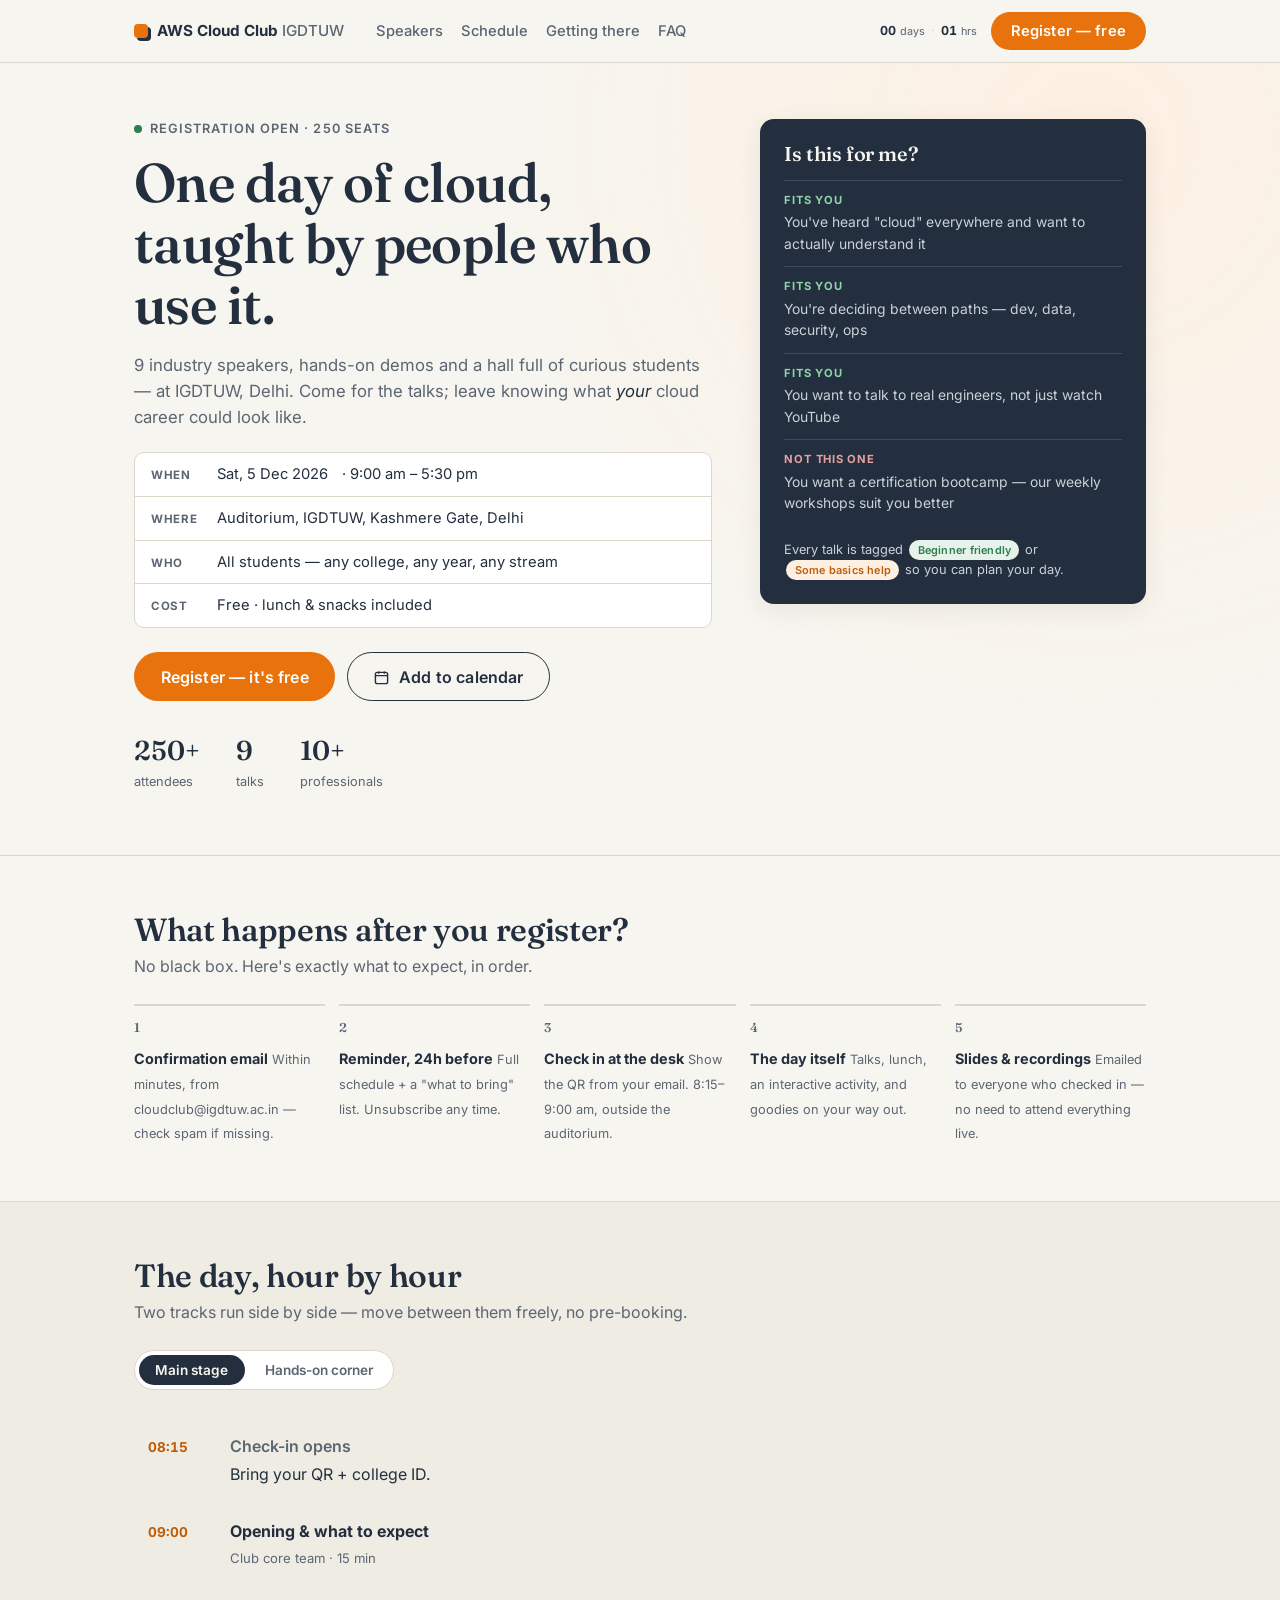
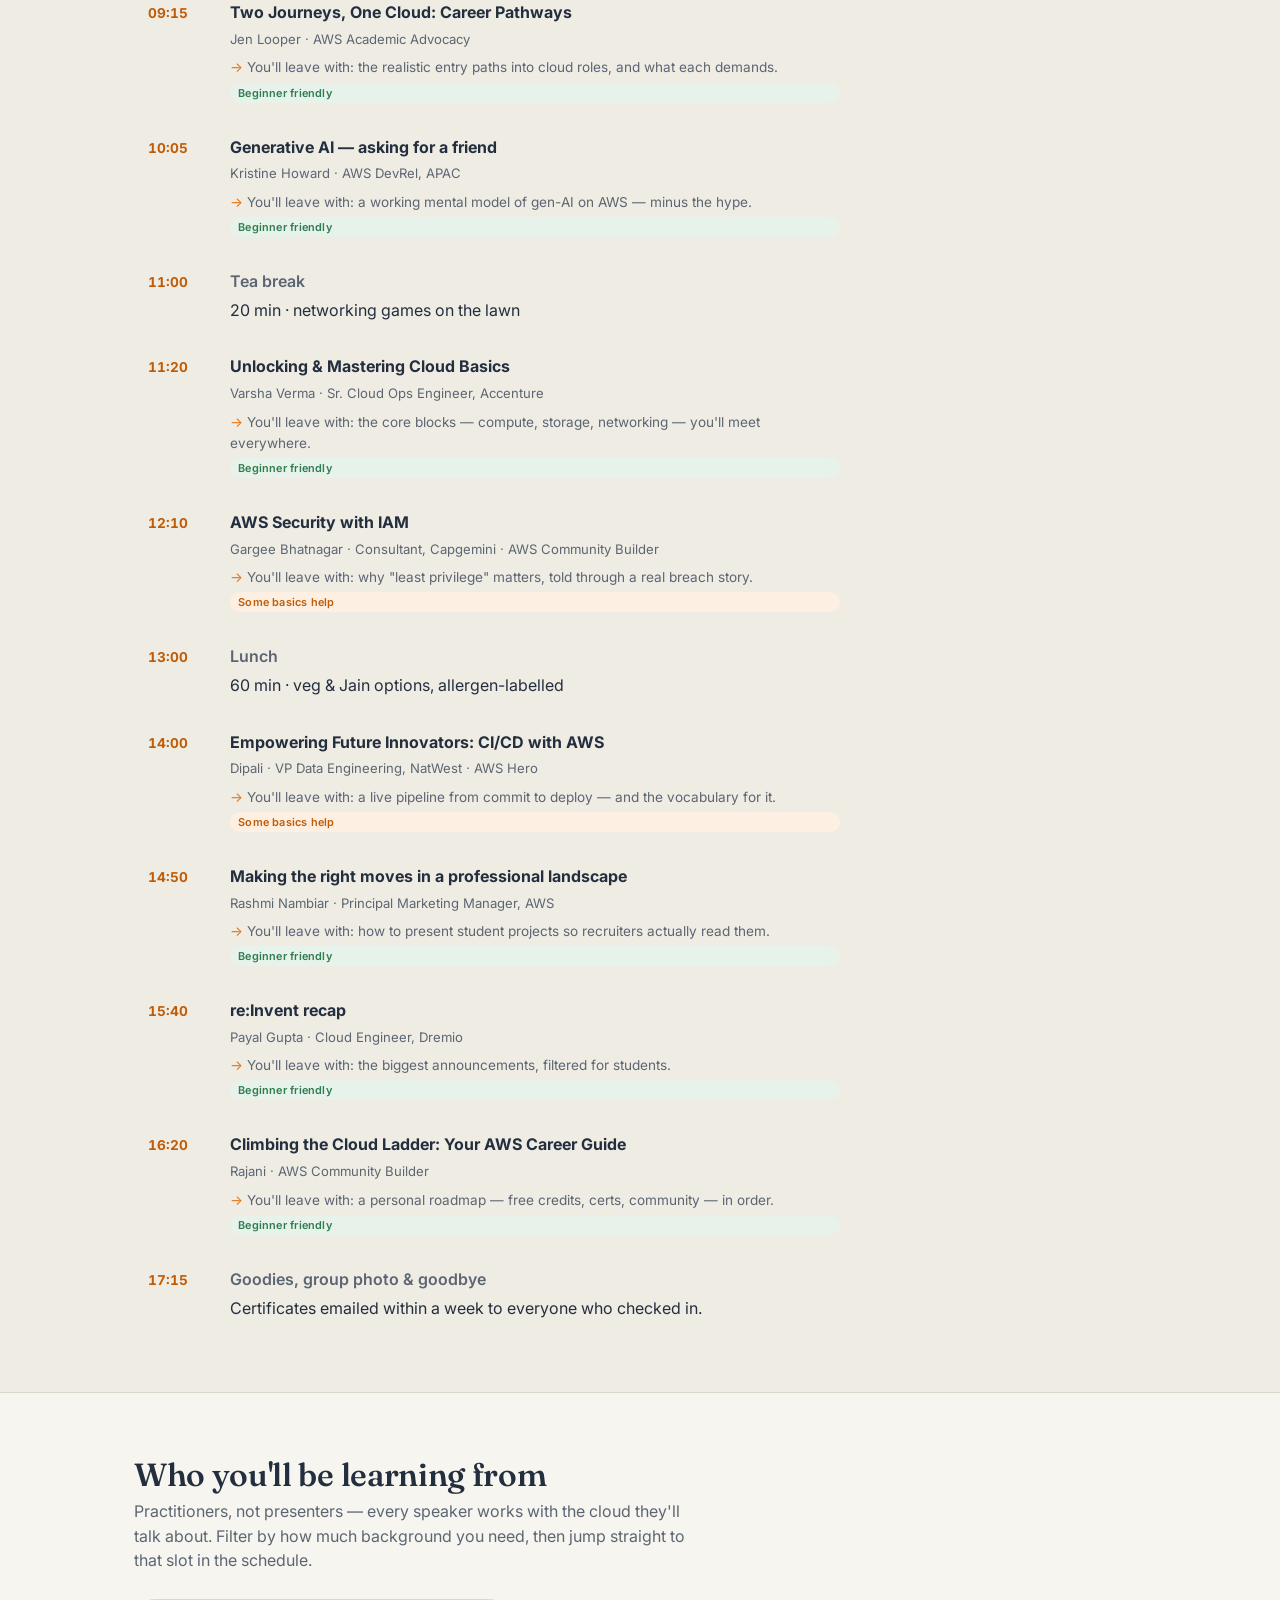
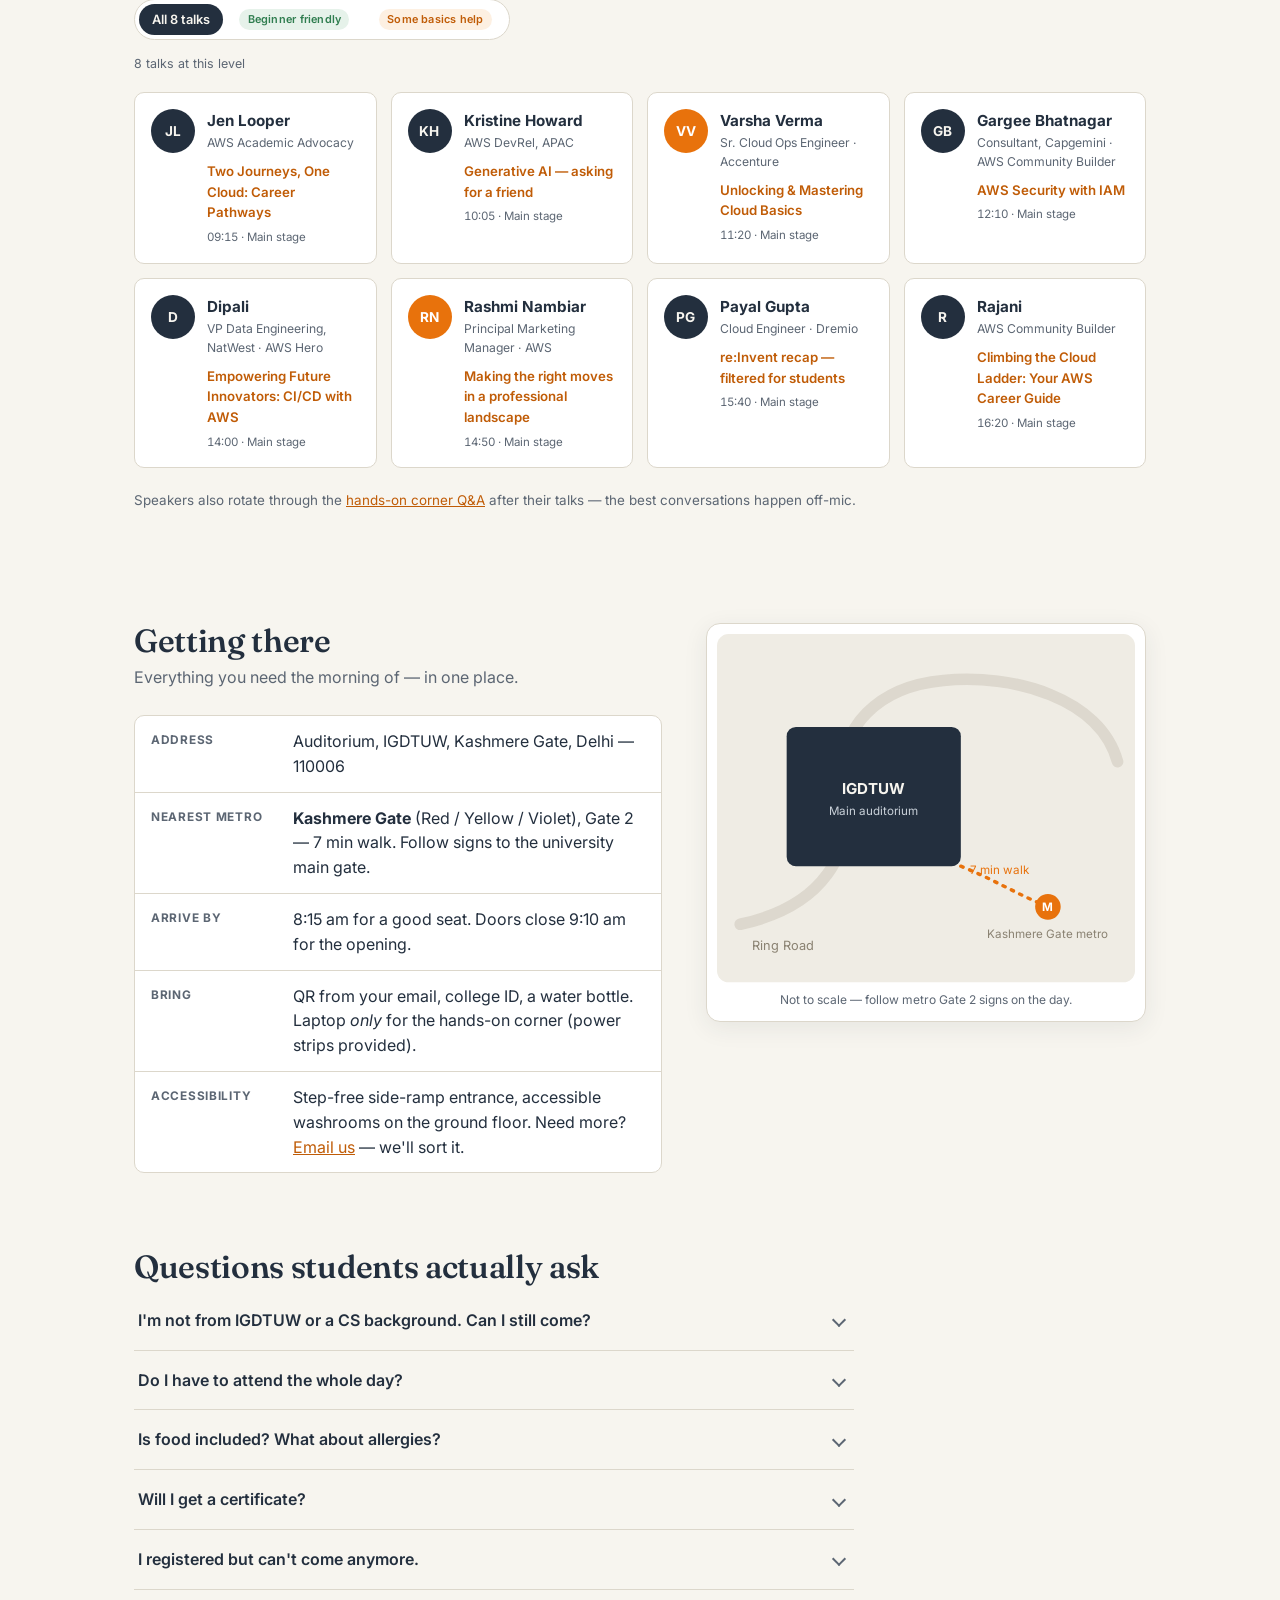
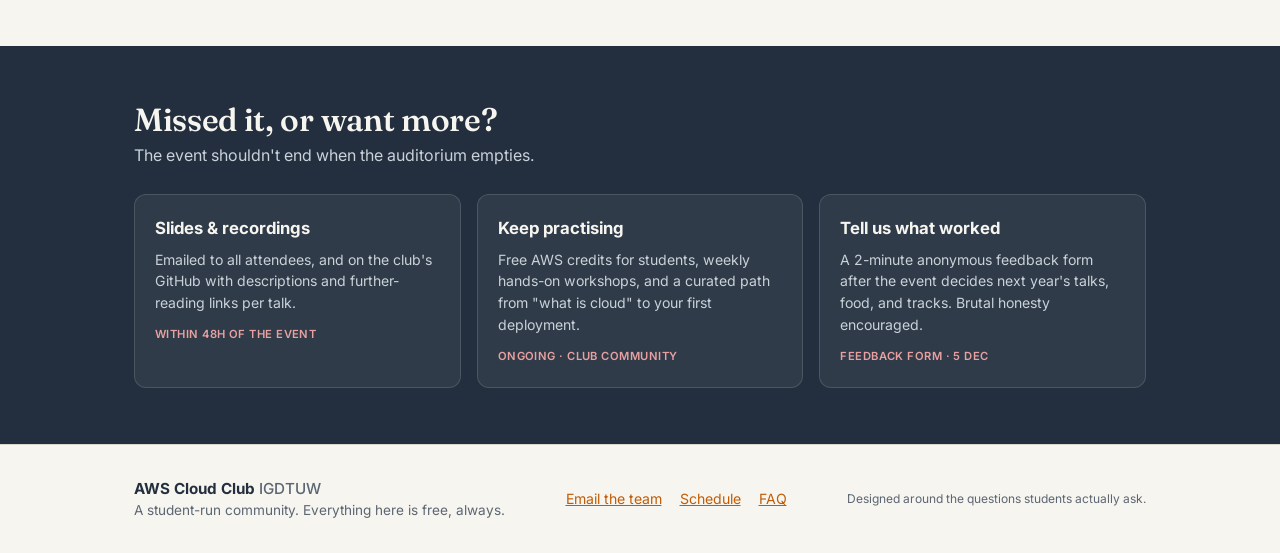
<file: index.html>
<!DOCTYPE html>
<html lang="en">
<head>
<meta charset="UTF-8">
<meta name="viewport" content="width=device-width, initial-scale=1.0">

<title>AWS Community Day — IGDTUW · Sat, 5 Dec 2026</title>

<meta name="description" content="A full day of cloud talks, hands-on learning and community — designed for students. Free, beginner-friendly, at IGDTUW Delhi.">

<link rel="preconnect" href="https://fonts.googleapis.com">
<link href="https://fonts.googleapis.com/css2?family=Fraunces:opsz,wght@9..144,560&family=Inter:wght@400;500;600;700&display=swap" rel="stylesheet">

<link rel="stylesheet" href="styles.css">
</head>

<body>

<a class="skip-link" href="#main">Skip to content</a>

<header class="nav" id="nav">

  <div class="nav-inner">

    <a class="brand" href="#top">
      <span class="brand-mark" aria-hidden="true"></span>
      <span class="brand-text">AWS Cloud Club <em>IGDTUW</em></span>
    </a>

    <nav class="nav-links" aria-label="Primary">
      <a href="#speakers">Speakers</a>
      <a href="#schedule">Schedule</a>
      <a href="#getting-there">Getting there</a>
      <a href="#faq">FAQ</a>
    </nav>

    <div class="nav-right">

      <div class="countdown" id="countdown" aria-live="polite">
        <span class="cd-num" id="cd-d">21</span>
        <span class="cd-lbl">days</span>

        <span class="cd-sep">·</span>

        <span class="cd-num" id="cd-h">09</span>
        <span class="cd-lbl">hrs</span>
      </div>

      <button class="btn btn-primary" data-open-register>
        Register — free
      </button>

    </div>

    <button
      class="nav-toggle"
      id="navToggle"
      aria-expanded="false"
      aria-controls="mobileNav"
      aria-label="Menu">
      <span></span>
      <span></span>
    </button>

  </div>

  <div class="mobile-nav" id="mobileNav" hidden>
    <a href="#speakers">Speakers</a>
    <a href="#schedule">Schedule</a>
    <a href="#getting-there">Getting there</a>
    <a href="#faq">FAQ</a>

    <button class="btn btn-primary btn-block" data-open-register>
      Register — free
    </button>
  </div>

</header>


<main id="main">

<!-- HERO SECTION -->

<section class="hero" id="top">

  <div class="wrap hero-grid">

    <div class="hero-copy">

      <p class="eyebrow">
        <span class="pulse-dot" aria-hidden="true"></span>
        Registration open · 250 seats
      </p>

      <h1>One day of cloud, taught by people who use it.</h1>

      <p class="hero-sub">
        9 industry speakers, hands-on demos and a hall full of curious students
        — at IGDTUW, Delhi. Come for the talks; leave knowing what
        <em>your</em> cloud career could look like.
      </p>

      <ul class="hero-facts" role="list">

        <li>
          <span class="fact-k">When</span>
          <time datetime="2026-12-05">Sat, 5 Dec 2026</time>
          · 9:00 am – 5:30 pm
        </li>

        <li>
          <span class="fact-k">Where</span>
          Auditorium, IGDTUW, Kashmere Gate, Delhi
        </li>

        <li>
          <span class="fact-k">Who</span>
          All students — any college, any year, any stream
        </li>

        <li>
          <span class="fact-k">Cost</span>
          Free · lunch &amp; snacks included
        </li>

      </ul>

      <div class="hero-cta">

        <button class="btn btn-primary btn-lg" data-open-register>
          Register — it's free
        </button>

        <button class="btn btn-ghost btn-lg" id="calBtn">

          <svg width="15" height="15" viewBox="0 0 16 16"
               fill="none" aria-hidden="true">

            <rect x="1.5" y="2.5" width="13" height="12"
                  rx="2"
                  stroke="currentColor"
                  stroke-width="1.5"/>

            <path d="M1.5 6h13M5 1.5v2.5M11 1.5v2.5"
                  stroke="currentColor"
                  stroke-width="1.5"/>

          </svg>

          Add to calendar

        </button>

      </div>

      <p class="hero-note" id="calNote" hidden>
        Added — check your downloads for the .ics file
      </p>

      <dl class="hero-stats">

        <div>
          <dt>250+</dt>
          <dd>attendees</dd>
        </div>

        <div>
          <dt>9</dt>
          <dd>talks</dd>
        </div>

        <div>
          <dt>10+</dt>
          <dd>professionals</dd>
        </div>

      </dl>

    </div>


    <aside class="hero-card" aria-label="Who should attend">

      <h2>Is this for me?</h2>

      <ul class="fit-list" role="list">

        <li class="fit yes">
          <b>Fits you</b>
          <span>
            You've heard "cloud" everywhere and want to actually understand it
          </span>
        </li>

        <li class="fit yes">
          <b>Fits you</b>
          <span>
            You're deciding between paths — dev, data, security, ops
          </span>
        </li>

        <li class="fit yes">
          <b>Fits you</b>
          <span>
            You want to talk to real engineers, not just watch YouTube
          </span>
        </li>

        <li class="fit no">
          <b>Not this one</b>
          <span>
            You want a certification bootcamp — our weekly workshops suit you better
          </span>
        </li>

      </ul>

      <p class="fit-foot">
        Every talk is tagged
        <span class="chip chip-beg">Beginner friendly</span>
        or
        <span class="chip chip-mid">Some basics help</span>
        so you can plan your day.
      </p>

    </aside>

  </div>

</section>


<!-- NEXT STEPS -->

<section class="next-steps wrap" aria-labelledby="next-h">

  <h2 id="next-h">What happens after you register?</h2>

  <p class="section-sub">
    No black box. Here's exactly what to expect, in order.
  </p>

  <ol class="steps" role="list">

    <li class="step">
      <span class="step-n">1</span>
      <div>
        <b>Confirmation email</b>
        <span>
          Within minutes, from cloudclub@igdtuw.ac.in — check spam if missing.
        </span>
      </div>
    </li>

    <li class="step">
      <span class="step-n">2</span>
      <div>
        <b>Reminder, 24h before</b>
        <span>
          Full schedule + a "what to bring" list. Unsubscribe any time.
        </span>
      </div>
    </li>

    <li class="step">
      <span class="step-n">3</span>
      <div>
        <b>Check in at the desk</b>
        <span>
          Show the QR from your email. 8:15–9:00 am, outside the auditorium.
        </span>
      </div>
    </li>

    <li class="step">
      <span class="step-n">4</span>
      <div>
        <b>The day itself</b>
        <span>
          Talks, lunch, an interactive activity, and goodies on your way out.
        </span>
      </div>
    </li>

    <li class="step">
      <span class="step-n">5</span>
      <div>
        <b>Slides &amp; recordings</b>
        <span>
          Emailed to everyone who checked in — no need to attend everything live.
        </span>
      </div>
    </li>

  </ol>

</section>


<!-- SCHEDULE -->

<section class="schedule" id="schedule">

  <div class="wrap">

    <h2>The day, hour by hour</h2>

    <p class="section-sub">
      Two tracks run side by side — move between them freely, no pre-booking.
    </p>

    <div class="track-toggle" role="tablist" aria-label="Choose track">

      <button
        class="track-btn is-active"
        role="tab"
        aria-selected="true"
        data-track="main">
        Main stage
      </button>

      <button
        class="track-btn"
        role="tab"
        aria-selected="false"
        data-track="hands">
        Hands-on corner
      </button>

    </div>


    <ol class="timeline" role="list" data-track-panel="main">

      <li class="t-item t-break">
        <span class="t-time">08:15</span>
        <div class="t-body">
          <b>Check-in opens</b>
          <span>Bring your QR + college ID.</span>
        </div>
      </li>

      <li class="t-item">
        <span class="t-time">09:00</span>
        <div class="t-body">
          <b>Opening &amp; what to expect</b>
          <span class="t-meta">Club core team · 15 min</span>
        </div>
      </li>

      <li class="t-item">
        <span class="t-time">09:15</span>
        <div class="t-body">
          <b>Two Journeys, One Cloud: Career Pathways</b>
          <span class="t-meta">
            Jen Looper · AWS Academic Advocacy
          </span>
          <p class="t-take">
            You'll leave with: the realistic entry paths into cloud roles,
            and what each demands.
          </p>
          <span class="chip chip-beg">Beginner friendly</span>
        </div>
      </li>

      <li class="t-item">
        <span class="t-time">10:05</span>
        <div class="t-body">
          <b>Generative AI — asking for a friend</b>
          <span class="t-meta">
            Kristine Howard · AWS DevRel, APAC
          </span>
          <p class="t-take">
            You'll leave with: a working mental model of gen-AI on AWS —
            minus the hype.
          </p>
          <span class="chip chip-beg">Beginner friendly</span>
        </div>
      </li>

      <li class="t-item t-break">
        <span class="t-time">11:00</span>
        <div class="t-body">
          <b>Tea break</b>
          <span>20 min · networking games on the lawn</span>
        </div>
      </li>

      <li class="t-item">
        <span class="t-time">11:20</span>
        <div class="t-body">
          <b>Unlocking &amp; Mastering Cloud Basics</b>
          <span class="t-meta">
            Varsha Verma · Sr. Cloud Ops Engineer, Accenture
          </span>
          <p class="t-take">
            You'll leave with: the core blocks — compute, storage,
            networking — you'll meet everywhere.
          </p>
          <span class="chip chip-beg">Beginner friendly</span>
        </div>
      </li>

      <li class="t-item">
        <span class="t-time">12:10</span>
        <div class="t-body">
          <b>AWS Security with IAM</b>
          <span class="t-meta">
            Gargee Bhatnagar · Consultant, Capgemini · AWS Community Builder
          </span>
          <p class="t-take">
            You'll leave with: why "least privilege" matters,
            told through a real breach story.
          </p>
          <span class="chip chip-mid">Some basics help</span>
        </div>
      </li>

      <li class="t-item t-break">
        <span class="t-time">13:00</span>
        <div class="t-body">
          <b>Lunch</b>
          <span>60 min · veg &amp; Jain options, allergen-labelled</span>
        </div>
      </li>

      <li class="t-item">
        <span class="t-time">14:00</span>
        <div class="t-body">
          <b>Empowering Future Innovators: CI/CD with AWS</b>
          <span class="t-meta">
            Dipali · VP Data Engineering, NatWest · AWS Hero
          </span>
          <p class="t-take">
            You'll leave with: a live pipeline from commit to deploy —
            and the vocabulary for it.
          </p>
          <span class="chip chip-mid">Some basics help</span>
        </div>
      </li>

      <li class="t-item">
        <span class="t-time">14:50</span>
        <div class="t-body">
          <b>Making the right moves in a professional landscape</b>
          <span class="t-meta">
            Rashmi Nambiar · Principal Marketing Manager, AWS
          </span>
          <p class="t-take">
            You'll leave with: how to present student projects
            so recruiters actually read them.
          </p>
          <span class="chip chip-beg">Beginner friendly</span>
        </div>
      </li>

      <li class="t-item">
        <span class="t-time">15:40</span>
        <div class="t-body">
          <b>re:Invent recap</b>
          <span class="t-meta">
            Payal Gupta · Cloud Engineer, Dremio
          </span>
          <p class="t-take">
            You'll leave with: the biggest announcements,
            filtered for students.
          </p>
          <span class="chip chip-beg">Beginner friendly</span>
        </div>
      </li>

      <li class="t-item">
        <span class="t-time">16:20</span>
        <div class="t-body">
          <b>Climbing the Cloud Ladder: Your AWS Career Guide</b>
          <span class="t-meta">
            Rajani · AWS Community Builder
          </span>
          <p class="t-take">
            You'll leave with: a personal roadmap — free credits,
            certs, community — in order.
          </p>
          <span class="chip chip-beg">Beginner friendly</span>
        </div>
      </li>

      <li class="t-item t-break">
        <span class="t-time">17:15</span>
        <div class="t-body">
          <b>Goodies, group photo &amp; goodbye</b>
          <span>
            Certificates emailed within a week to everyone who checked in.
          </span>
        </div>
      </li>

    </ol>


    <ol class="timeline" role="list" data-track-panel="hands" hidden>

      <li class="t-item">
        <span class="t-time">11:20</span>
        <div class="t-body">
          <b>Guided console tour</b>
          <span class="t-meta">
            Club volunteers · Room A-104
          </span>
          <p class="t-take">
            You'll leave with: a safe free account, a console tour,
            and a deployed static site.
          </p>
          <span class="chip chip-beg">Beginner friendly</span>
        </div>
      </li>

      <li class="t-item">
        <span class="t-time">14:00</span>
        <div class="t-body">
          <b>Career Q&amp;A corner</b>
          <span class="t-meta">
            Speakers rotate · Foyer
          </span>
          <p class="t-take">
            Small-group, no-mic questions with speakers.
            Bring your résumé if you want it read.
          </p>
          <span class="chip chip-beg">Beginner friendly</span>
        </div>
      </li>

      <li class="t-item t-break">
        <span class="t-time">16:20</span>
        <div class="t-body">
          <b>Cloud quiz &amp; prizes</b>
          <span>
            Teams of 2 · winners take home goodies
          </span>
        </div>
      </li>

    </ol>

  </div>

</section>


<!-- SPEAKERS -->

<section class="speakers" id="speakers">

  <div class="wrap">

    <h2>Who you'll be learning from</h2>

    <p class="section-sub">
      Practitioners, not presenters — every speaker works with the cloud
      they'll talk about. Filter by how much background you need,
      then jump straight to that slot in the schedule.
    </p>

    <div class="sp-filter" role="group" aria-label="Filter speakers by level">
      <button class="filter-btn is-active" data-level="all">All 8 talks</button>
      <button class="filter-btn" data-level="beg">
        <span class="chip chip-beg">Beginner friendly</span>
      </button>
      <button class="filter-btn" data-level="mid">
        <span class="chip chip-mid">Some basics help</span>
      </button>
    </div>

    <p class="sp-count" id="spCount" aria-live="polite"></p>

    <ul class="speaker-grid" role="list">

      <li class="sp-card" data-level="beg">
        <span class="sp-avatar" aria-hidden="true">JL</span>
        <div class="sp-body">
          <b class="sp-name">Jen Looper</b>
          <span class="sp-role">AWS Academic Advocacy</span>
          <a class="sp-talk" href="#schedule">Two Journeys, One Cloud: Career Pathways</a>
          <span class="sp-time">09:15 · Main stage</span>
        </div>
      </li>

      <li class="sp-card" data-level="beg">
        <span class="sp-avatar" aria-hidden="true">KH</span>
        <div class="sp-body">
          <b class="sp-name">Kristine Howard</b>
          <span class="sp-role">AWS DevRel, APAC</span>
          <a class="sp-talk" href="#schedule">Generative AI — asking for a friend</a>
          <span class="sp-time">10:05 · Main stage</span>
        </div>
      </li>

      <li class="sp-card" data-level="beg">
        <span class="sp-avatar" aria-hidden="true">VV</span>
        <div class="sp-body">
          <b class="sp-name">Varsha Verma</b>
          <span class="sp-role">Sr. Cloud Ops Engineer · Accenture</span>
          <a class="sp-talk" href="#schedule">Unlocking &amp; Mastering Cloud Basics</a>
          <span class="sp-time">11:20 · Main stage</span>
        </div>
      </li>

      <li class="sp-card" data-level="mid">
        <span class="sp-avatar" aria-hidden="true">GB</span>
        <div class="sp-body">
          <b class="sp-name">Gargee Bhatnagar</b>
          <span class="sp-role">Consultant, Capgemini · AWS Community Builder</span>
          <a class="sp-talk" href="#schedule">AWS Security with IAM</a>
          <span class="sp-time">12:10 · Main stage</span>
        </div>
      </li>

      <li class="sp-card" data-level="mid">
        <span class="sp-avatar" aria-hidden="true">D</span>
        <div class="sp-body">
          <b class="sp-name">Dipali</b>
          <span class="sp-role">VP Data Engineering, NatWest · AWS Hero</span>
          <a class="sp-talk" href="#schedule">Empowering Future Innovators: CI/CD with AWS</a>
          <span class="sp-time">14:00 · Main stage</span>
        </div>
      </li>

      <li class="sp-card" data-level="beg">
        <span class="sp-avatar" aria-hidden="true">RN</span>
        <div class="sp-body">
          <b class="sp-name">Rashmi Nambiar</b>
          <span class="sp-role">Principal Marketing Manager · AWS</span>
          <a class="sp-talk" href="#schedule">Making the right moves in a professional landscape</a>
          <span class="sp-time">14:50 · Main stage</span>
        </div>
      </li>

      <li class="sp-card" data-level="beg">
        <span class="sp-avatar" aria-hidden="true">PG</span>
        <div class="sp-body">
          <b class="sp-name">Payal Gupta</b>
          <span class="sp-role">Cloud Engineer · Dremio</span>
          <a class="sp-talk" href="#schedule">re:Invent recap — filtered for students</a>
          <span class="sp-time">15:40 · Main stage</span>
        </div>
      </li>

      <li class="sp-card" data-level="beg">
        <span class="sp-avatar" aria-hidden="true">R</span>
        <div class="sp-body">
          <b class="sp-name">Rajani</b>
          <span class="sp-role">AWS Community Builder</span>
          <a class="sp-talk" href="#schedule">Climbing the Cloud Ladder: Your AWS Career Guide</a>
          <span class="sp-time">16:20 · Main stage</span>
        </div>
      </li>

    </ul>

    <p class="sp-empty" id="spEmpty" hidden>
      No talks at this level right now — check the other filter, or
      come as you are: every talk assumes zero cloud knowledge is required
      to sit in.
    </p>

    <p class="sp-foot">
      Speakers also rotate through the
      <a href="#schedule">hands-on corner Q&amp;A</a> after their talks —
      the best conversations happen off-mic.
    </p>

  </div>

</section>


<!-- GETTING THERE -->

<section class="venue" id="getting-there">

  <div class="wrap venue-grid">

    <div>

      <h2>Getting there</h2>

      <p class="section-sub">
        Everything you need the morning of — in one place.
      </p>

      <dl class="venue-facts">

        <div>
          <dt>Address</dt>
          <dd>
            Auditorium, IGDTUW, Kashmere Gate, Delhi — 110006
          </dd>
        </div>

        <div>
          <dt>Nearest metro</dt>
          <dd>
            <b>Kashmere Gate</b> (Red / Yellow / Violet),
            Gate 2 — 7 min walk.
            Follow signs to the university main gate.
          </dd>
        </div>

        <div>
          <dt>Arrive by</dt>
          <dd>
            8:15 am for a good seat.
            Doors close 9:10 am for the opening.
          </dd>
        </div>

        <div>
          <dt>Bring</dt>
          <dd>
            QR from your email, college ID, a water bottle.
            Laptop <em>only</em> for the hands-on corner
            (power strips provided).
          </dd>
        </div>

        <div>
          <dt>Accessibility</dt>
          <dd>
            Step-free side-ramp entrance, accessible washrooms
            on the ground floor.
            Need more?
            <a href="mailto:cloudclub@igdtuw.ac.in">Email us</a>
            — we'll sort it.
          </dd>
        </div>

      </dl>

    </div>


    <figure
      class="map-card"
      role="img"
      aria-label="Simple sketch map of IGDTUW near Kashmere Gate metro">

      <svg viewBox="0 0 360 300" aria-hidden="true">

        <rect
          width="360"
          height="300"
          rx="10"
          fill="#efece4"/>

        <path
          d="M20 250 C90 235 120 190 110 130
             C102 80 140 45 195 40
             C255 34 330 55 345 110"
          fill="none"
          stroke="#b9b2a4"
          stroke-width="10"
          stroke-linecap="round"
          opacity=".35"/>

        <text
          x="30"
          y="272"
          font-family="Inter"
          font-size="11"
          fill="#8a8272">
          Ring Road
        </text>

        <rect
          x="60"
          y="80"
          width="150"
          height="120"
          rx="8"
          fill="#232f3e"/>

        <text
          x="135"
          y="138"
          text-anchor="middle"
          font-family="Inter"
          font-weight="700"
          font-size="13"
          fill="#f7f5ef">
          IGDTUW
        </text>

        <text
          x="135"
          y="156"
          text-anchor="middle"
          font-family="Inter"
          font-size="10"
          fill="#c9d1d9">
          Main auditorium
        </text>

        <circle
          cx="285"
          cy="235"
          r="11"
          fill="#e8720c"/>

        <text
          x="285"
          y="239"
          text-anchor="middle"
          font-family="Inter"
          font-weight="700"
          font-size="10"
          fill="#fff">
          M
        </text>

        <text
          x="285"
          y="262"
          text-anchor="middle"
          font-family="Inter"
          font-size="10"
          fill="#8a8272">
          Kashmere Gate metro
        </text>

        <path
          d="M210 200 C235 210 255 222 276 231"
          fill="none"
          stroke="#e8720c"
          stroke-width="3"
          stroke-dasharray="2 6"
          stroke-linecap="round"/>

        <text
          x="243"
          y="207"
          font-family="Inter"
          font-size="10"
          fill="#e8720c"
          text-anchor="middle">
          7 min walk
        </text>

      </svg>

      <figcaption>
        Not to scale — follow metro Gate 2 signs on the day.
      </figcaption>

    </figure>

  </div>

</section>


<!-- FAQ -->

<section class="wrap faq" id="faq">

  <h2>Questions students actually ask</h2>

  <div class="faq-list">

    <details class="faq-item">
      <summary>
        I'm not from IGDTUW or a CS background. Can I still come?
        <span class="chev" aria-hidden="true"></span>
      </summary>

      <p>
        Yes — any college, year, and stream.
        Talks tagged
        <span class="chip chip-beg">Beginner friendly</span>
        assume zero cloud knowledge.
      </p>
    </details>


    <details class="faq-item">

      <summary>
        Do I have to attend the whole day?
        <span class="chev" aria-hidden="true"></span>
      </summary>

      <p>
        No. Check in once in the morning and attend whatever fits —
        you still get the certificate and recordings.
      </p>

    </details>


    <details class="faq-item">

      <summary>
        Is food included? What about allergies?
        <span class="chev" aria-hidden="true"></span>
      </summary>

      <p>
        Lunch and snacks are free.
        Veg and Jain options always;
        allergen labels on every dish.
        Note severe allergies in the form and we'll coordinate with caterers.
      </p>

    </details>


    <details class="faq-item">

      <summary>
        Will I get a certificate?
        <span class="chev" aria-hidden="true"></span>
      </summary>

      <p>
        Yes — an e-certificate within a week to everyone who checks in.
        No per-session tracking, no penalty for stepping out.
      </p>

    </details>


    <details class="faq-item">

      <summary>
        I registered but can't come anymore.
        <span class="chev" aria-hidden="true"></span>
      </summary>

      <p>
        <a href="mailto:cloudclub@igdtuw.ac.in">Email us</a>
        so your seat goes to someone on the waitlist — no hard feelings.
      </p>

    </details>

  </div>

</section>


<!-- AFTER -->

<section class="after">

  <div class="wrap">

    <h2>Missed it, or want more?</h2>

    <p class="section-sub">
      The event shouldn't end when the auditorium empties.
    </p>

    <div class="after-cards">

      <article class="after-card">
        <h3>Slides &amp; recordings</h3>

        <p>
          Emailed to all attendees, and on the club's GitHub
          with descriptions and further-reading links per talk.
        </p>

        <span class="after-when">
          Within 48h of the event
        </span>
      </article>


      <article class="after-card">

        <h3>Keep practising</h3>

        <p>
          Free AWS credits for students,
          weekly hands-on workshops,
          and a curated path from "what is cloud"
          to your first deployment.
        </p>

        <span class="after-when">
          Ongoing · club community
        </span>

      </article>


      <article class="after-card">

        <h3>Tell us what worked</h3>

        <p>
          A 2-minute anonymous feedback form after the event
          decides next year's talks, food, and tracks.
          Brutal honesty encouraged.
        </p>

        <span class="after-when">
          Feedback form · 5 Dec
        </span>

      </article>

    </div>

  </div>

</section>


<!-- FOOTER -->

<footer class="footer">

  <div class="wrap footer-grid">

    <div>

      <p class="brand-text">
        AWS Cloud Club <em>IGDTUW</em>
      </p>

      <p class="footer-sub">
        A student-run community. Everything here is free, always.
      </p>

    </div>

    <div class="footer-links">

      <a href="mailto:cloudclub@igdtuw.ac.in">
        Email the team
      </a>

      <a href="#schedule">
        Schedule
      </a>

      <a href="#faq">
        FAQ
      </a>

    </div>

    <p class="footer-credit">
      Designed around the questions students actually ask.
    </p>

  </div>

</footer>

</main>


<!-- REGISTRATION MODAL -->

<div class="modal-root" id="regModal" hidden>

  <div class="modal-backdrop" data-close-modal></div>

  <div
    class="modal"
    role="dialog"
    aria-modal="true"
    aria-labelledby="regTitle">


    <!-- REGISTRATION FORM -->

    <form
      id="regForm"
      class="modal-step"
      novalidate>

      <button
        type="button"
        class="modal-x"
        data-close-modal
        aria-label="Close">
        ✕
      </button>

      <h2 id="regTitle">
        Register for AWS Community Day
      </h2>

      <p class="modal-sub">
        Free · Sat, 5 Dec 2026 · IGDTUW, Delhi.
        Takes about 40 seconds.
      </p>


      <label class="field">

        <span>Name</span>

        <input
          name="name"
          type="text"
          required
          autocomplete="name"
          placeholder="Your full name">

        <em
          class="field-err"
          data-err
          hidden>
          Please enter your name so we can print your badge.
        </em>

      </label>


      <label class="field">

        <span>Email</span>

        <input
          name="email"
          type="email"
          required
          autocomplete="email"
          placeholder="you@college.edu">

        <em
          class="field-err"
          data-err
          hidden>
          That email doesn't look right — double-check it?
        </em>

      </label>


      <label class="field">

        <span>College &amp; year</span>

        <input
          name="college"
          type="text"
          required
          placeholder="e.g. IGDTUW, 2nd year">

        <em
          class="field-err"
          data-err
          hidden>
          We need this for headcount per college.
        </em>

      </label>


      <label class="field">

        <span>
          Anything we should plan for?
          <i class="opt">optional</i>
        </span>

        <input
          name="notes"
          type="text"
          placeholder="Allergies, accessibility needs, anything at all">

      </label>


      <p class="modal-hint">
        No account, no payment, no spam.
        One confirmation email + one reminder — that's it.
      </p>


      <button
        class="btn btn-primary btn-lg btn-block"
        type="submit">
        Confirm my seat
      </button>


      <button
        class="btn btn-ghost btn-lg btn-block"
        type="button"
        data-close-modal>
        Not now
      </button>

    </form>


    <!-- LOADING -->

    <div
      class="modal-step"
      data-step="loading"
      hidden>

      <div
        class="spinner"
        role="status"
        aria-label="Registering">
      </div>

      <p
        class="modal-sub"
        style="text-align:center">
        Reserving your seat…
      </p>

    </div>


    <!-- CONFIRMATION -->

    <div
      class="modal-step confirm"
      data-step="done"
      hidden>

      <div
        class="confirm-mark"
        aria-hidden="true">

        <svg viewBox="0 0 40 40">

          <circle
            cx="20"
            cy="20"
            r="18"
            fill="none"
            stroke="#e8720c"
            stroke-width="3"/>

          <path
            d="M12 21l5 5 11-11"
            fill="none"
            stroke="#e8720c"
            stroke-width="3.4"
            stroke-linecap="round"
            stroke-linejoin="round"/>

        </svg>

      </div>


      <h2>
        You're in,
        <span id="confName">friend</span>!
      </h2>


      <p class="modal-sub">

        A confirmation with your check-in QR is on its way to

        <b id="confEmail">
          your inbox
        </b>

        — usually a couple of minutes.

      </p>


      <div class="confirm-box">

        <p>
          <b>Your next 3 steps</b>
        </p>

        <ol>

          <li>
            Add it to your calendar so it doesn't sneak up on you
          </li>

          <li>
            Watch for the reminder email on 4 Dec
          </li>

          <li>
            Show the QR + college ID at check-in,
            8:15–9:00 am
          </li>

        </ol>

      </div>


      <button
        class="btn btn-primary btn-lg btn-block"
        id="confCalBtn"
        type="button">
        Add to calendar
      </button>


      <!-- FIXED BUTTON -->

      <button
        class="btn btn-ghost btn-lg btn-block"
        type="button"
        data-close-modal>
        Back to the site
      </button>


      <p class="confirm-note">

        Something came up?

        <a href="mailto:cloudclub@igdtuw.ac.in">
          Email us
        </a>

        and we'll release your seat — no questions asked.

      </p>

    </div>

  </div>

</div>


<script src="app.js"></script>

</body>
</html>
</file>
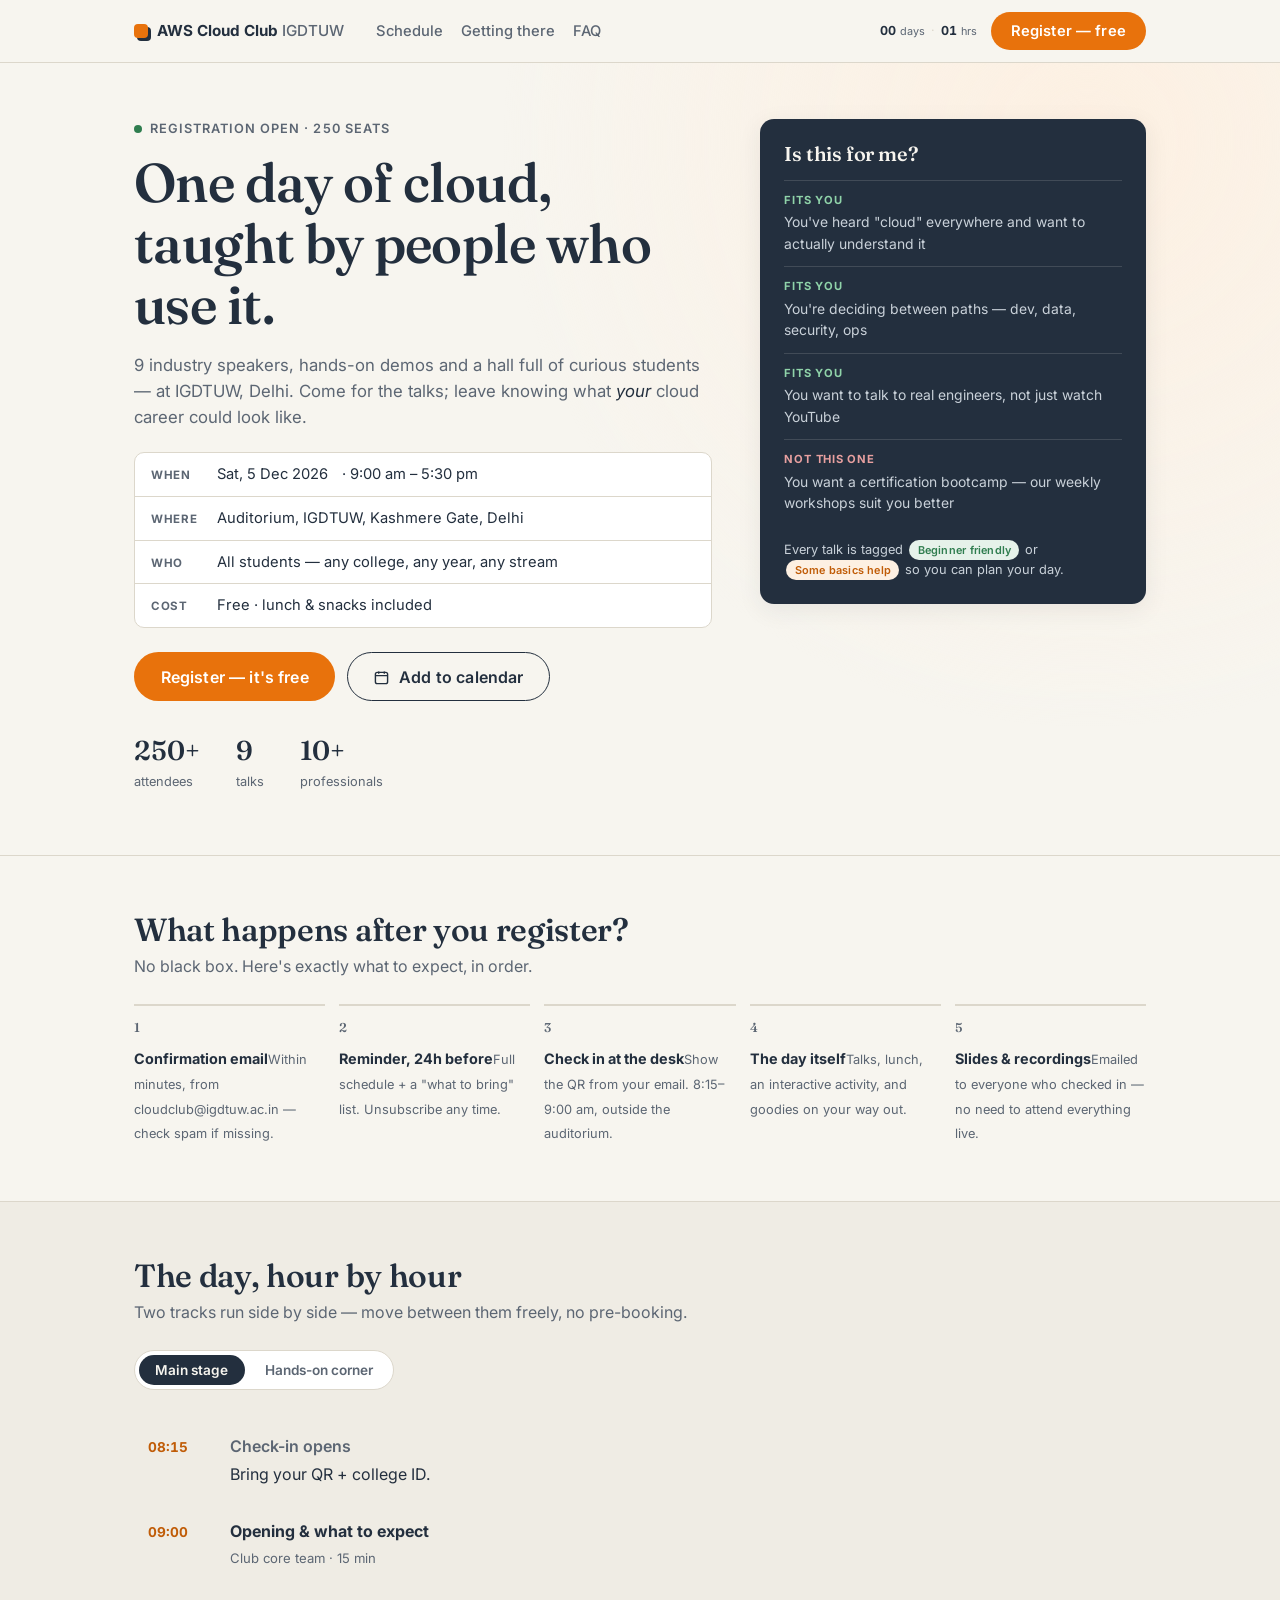
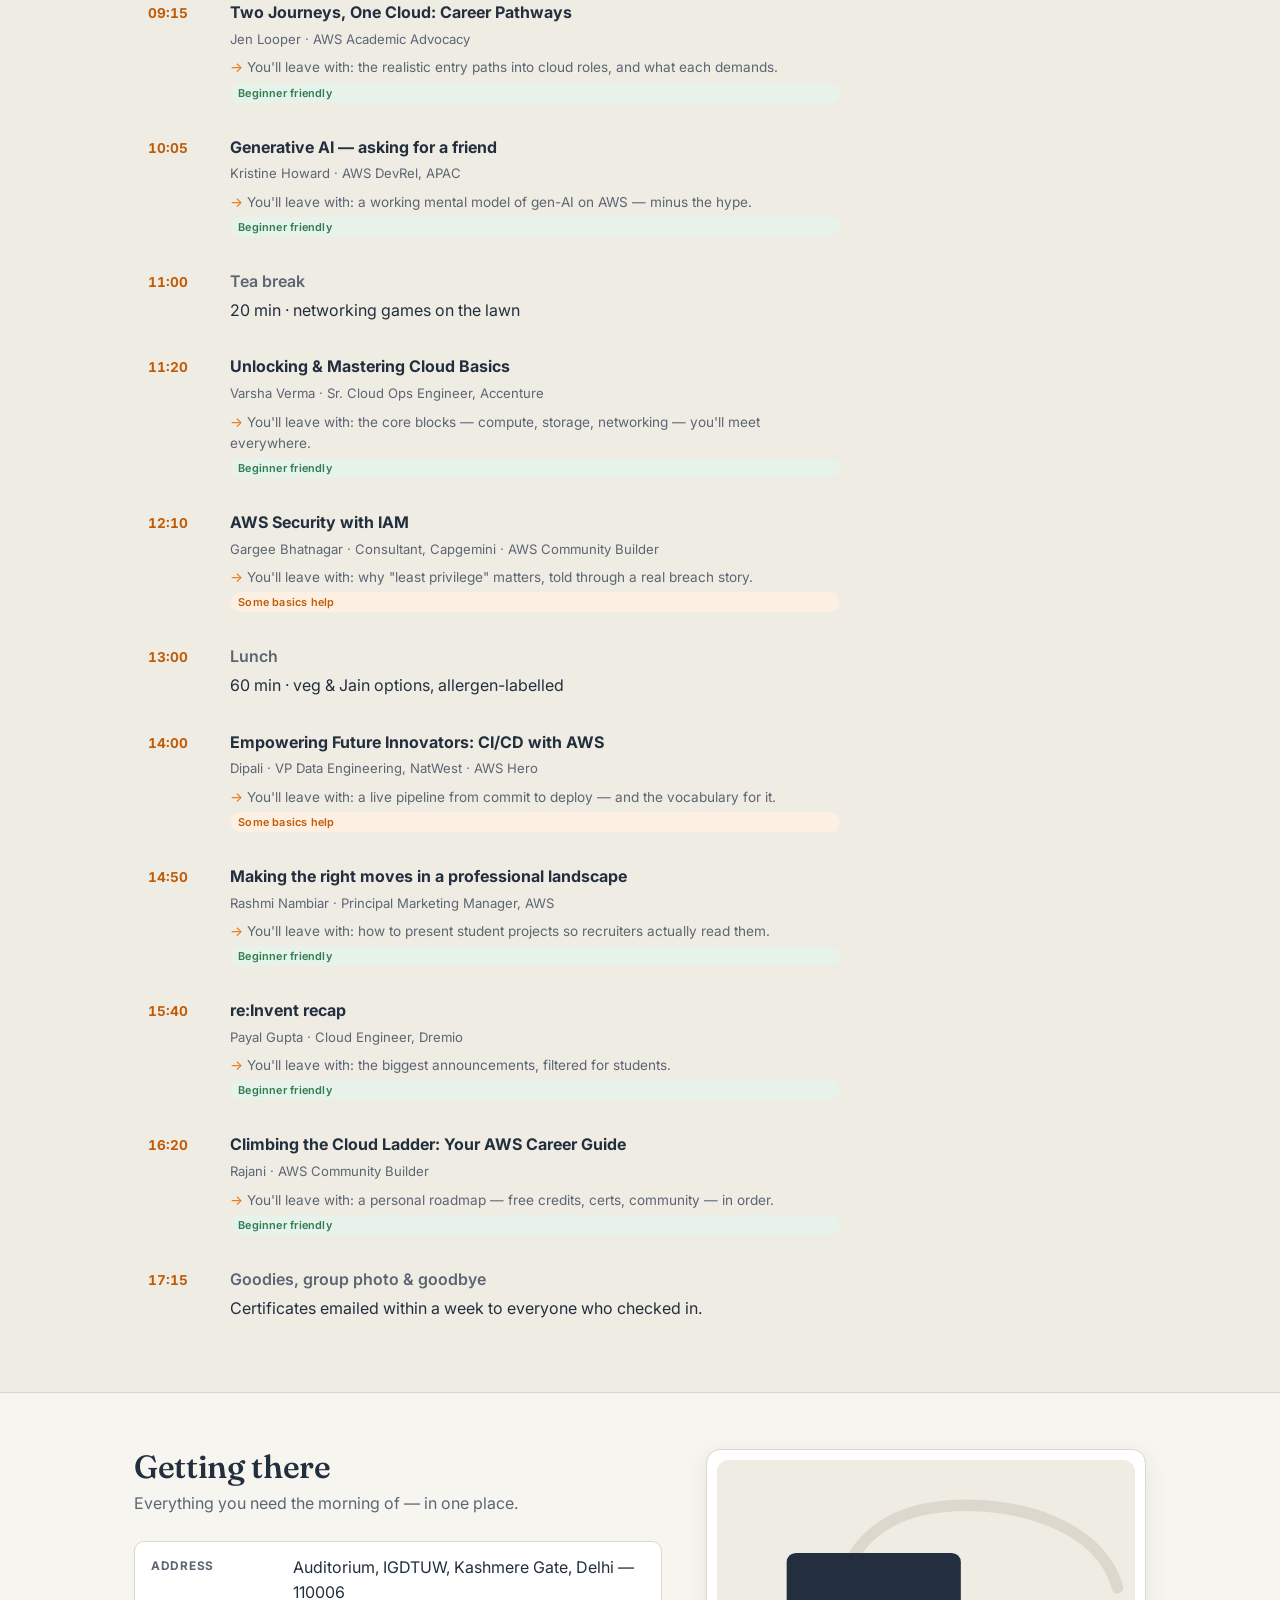
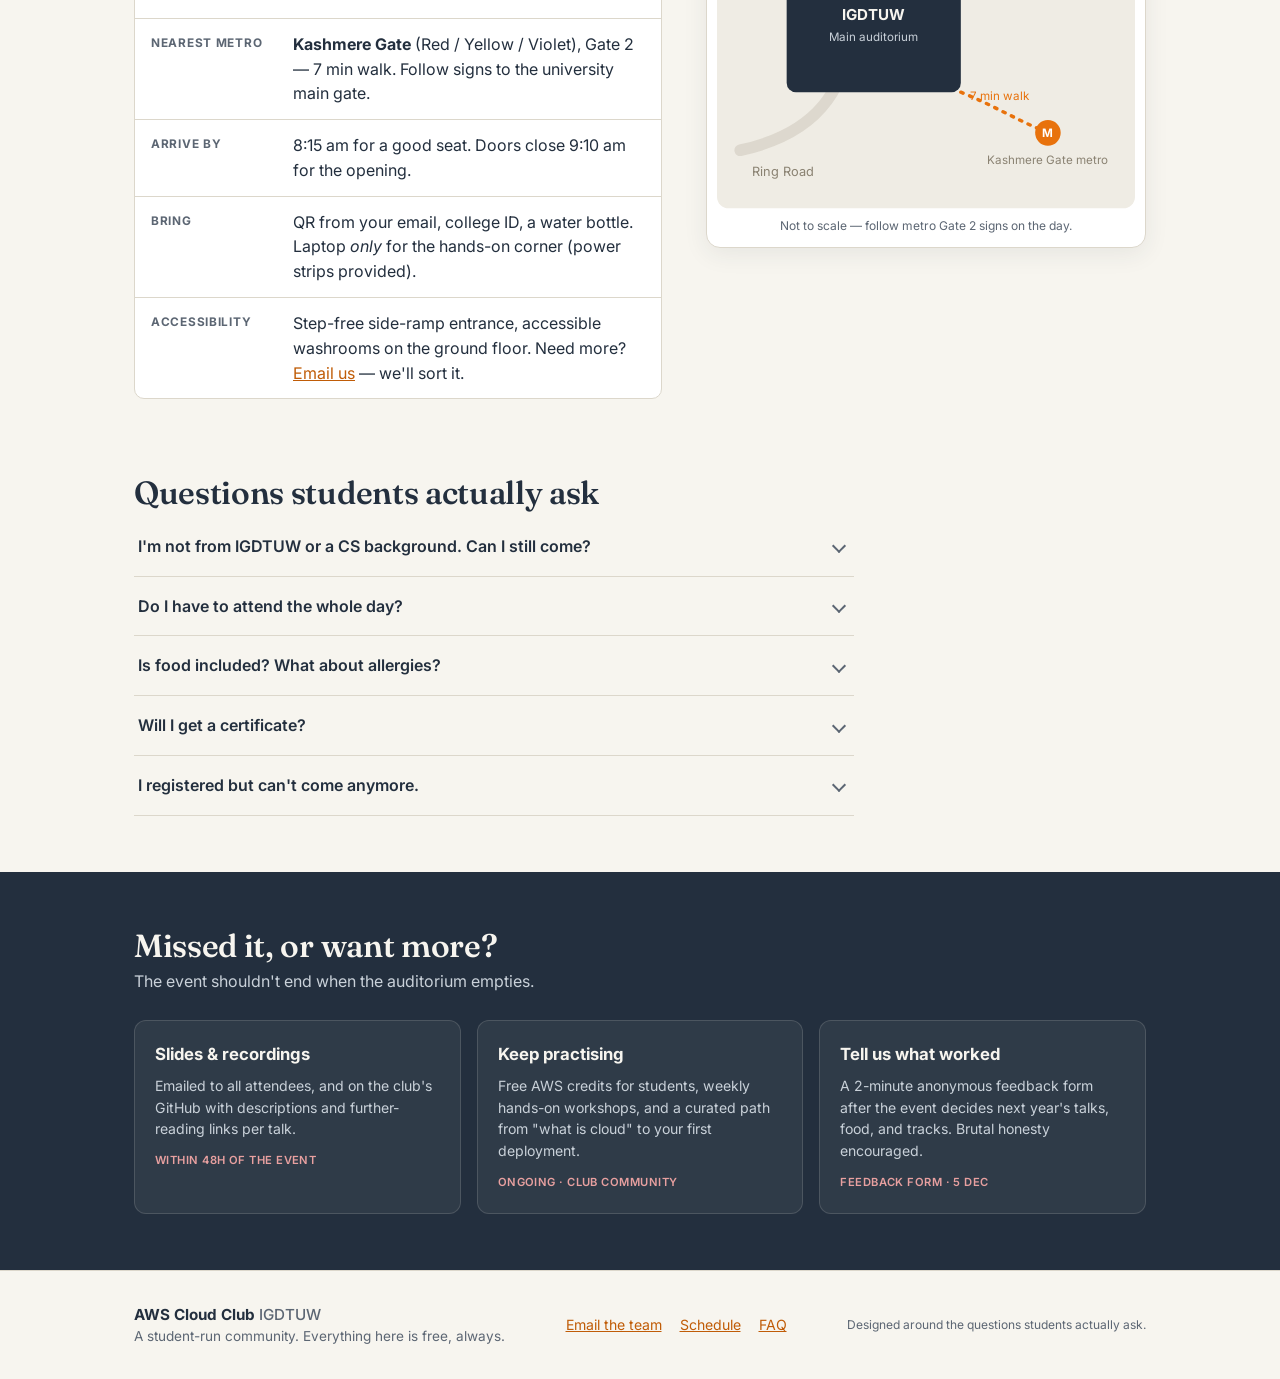
<file: aws-community-day-standalone.html>
<!DOCTYPE html>
<html lang="en">
<head>
<meta charset="UTF-8">
<meta name="viewport" content="width=device-width, initial-scale=1.0">
<title>AWS Community Day — IGDTUW · Sat, 5 Dec 2026</title>
<meta name="description" content="A full day of cloud talks, hands-on learning and community — designed for students. Free, beginner-friendly, at IGDTUW Delhi.">
<link rel="preconnect" href="https://fonts.googleapis.com">
<link href="https://fonts.googleapis.com/css2?family=Fraunces:opsz,wght@9..144,560&family=Inter:wght@400;500;600;700&display=swap" rel="stylesheet">
<style>/* AWS Community Day redesign — design system
   Paper/ink editorial theme: warm paper bg, AWS squid-ink navy, one orange accent. */

:root{
  --paper:#f7f5ef; --paper-2:#efece4; --ink:#232f3e; --ink-soft:#5c6673;
  --line:#dcd7cb; --accent:#e8720c; --accent-deep:#c05c07;
  --ok:#2f7d4f; --ok-bg:#e6f2ea; --no:#8d4040; --no-bg:#f4e7e7;
  --font-body:"Inter",system-ui,sans-serif; --font-disp:"Fraunces",Georgia,serif;
  --radius:10px; --shadow:0 6px 24px rgba(35,47,62,.08);
}
*{box-sizing:border-box;margin:0;padding:0}
[hidden]{display:none!important}
html{scroll-behavior:smooth;scroll-padding-top:76px}
body{font-family:var(--font-body);color:var(--ink);background:var(--paper);line-height:1.55;-webkit-font-smoothing:antialiased}
img,svg{max-width:100%}
.wrap{max-width:1060px;margin-inline:auto;padding-inline:24px}
.skip-link{position:absolute;left:-9999px;top:0;background:var(--ink);color:#fff;padding:10px 16px;z-index:99}
.skip-link:focus{left:0}
/* type */
h1,h2{font-family:var(--font-disp);font-weight:560;letter-spacing:-.01em;line-height:1.12}
h1{font-size:clamp(2.1rem,5vw,3.4rem)}
h2{font-size:clamp(1.5rem,3vw,2rem);margin-bottom:.35rem}
h3{font-size:1.05rem}
.section-sub{color:var(--ink-soft);max-width:56ch;margin-bottom:1.6rem}
em{font-style:italic}
a{color:var(--accent-deep)}
/* buttons */
.btn{font:600 .92rem var(--font-body);border-radius:999px;border:1.5px solid transparent;cursor:pointer;padding:.62em 1.3em;transition:transform .15s,box-shadow .15s,background .15s;letter-spacing:.01em}
.btn-primary{background:var(--accent);color:#fff}
.btn-primary:hover{background:var(--accent-deep);transform:translateY(-1px);box-shadow:0 4px 14px rgba(232,114,12,.35)}
.btn-primary:active{transform:translateY(0)}
.btn-primary:focus-visible{outline:2px solid var(--ink);outline-offset:2px}
.btn-ghost{background:transparent;color:var(--ink);border-color:var(--ink)}
.btn-ghost:hover{background:var(--ink);color:var(--paper)}
.btn-lg{padding:.85em 1.6em;font-size:1rem}
.btn-block{display:block;width:100%;text-align:center;margin-top:.6rem}
.btn svg{vertical-align:-2px;margin-right:6px}
/* chips */
.chip{display:inline-block;font:600 .68rem var(--font-body);padding:.28em .75em;border-radius:999px;letter-spacing:.02em;white-space:nowrap}
.chip-beg{background:var(--ok-bg);color:var(--ok)}
.chip-mid{background:#fdf0e2;color:var(--accent-deep)}
/* ============ NAV ============ */
.nav{position:sticky;top:0;z-index:40;background:rgba(247,245,239,.92);backdrop-filter:blur(8px);border-bottom:1px solid var(--line)}
.nav-inner{max-width:1060px;margin-inline:auto;padding:12px 24px;display:flex;align-items:center;gap:20px}
.brand{display:flex;align-items:center;gap:9px;text-decoration:none;color:var(--ink)}
.brand-mark{width:14px;height:14px;border-radius:4px;background:var(--accent);display:inline-block;box-shadow:3px 3px 0 var(--ink)}
.brand-text{font-weight:700;font-size:.95rem}
.brand-text em{color:var(--ink-soft);font-style:normal;font-weight:500}
.nav-links{display:flex;gap:18px;margin-left:12px}
.nav-links a{color:var(--ink-soft);text-decoration:none;font-weight:500;font-size:.92rem}
.nav-links a:hover{color:var(--ink)}
.nav-right{margin-left:auto;display:flex;align-items:center;gap:14px}
.countdown{display:flex;align-items:baseline;gap:4px;font-size:.78rem;color:var(--ink-soft)}
.cd-num{font-weight:700;color:var(--ink);font-variant-numeric:tabular-nums}
.cd-lbl{font-size:.68rem}
.cd-sep{color:var(--line);margin-inline:2px}
.nav-toggle{display:none;background:none;border:none;cursor:pointer;padding:10px;flex-direction:column;gap:5px}
.nav-toggle span{display:block;width:20px;height:2px;background:var(--ink);border-radius:2px;transition:transform .2s}
.nav-toggle[aria-expanded="true"] span:first-child{transform:translateY(3.5px) rotate(45deg)}
.nav-toggle[aria-expanded="true"] span:last-child{transform:translateY(-3.5px) rotate(-45deg)}
.mobile-nav{display:none;flex-direction:column;padding:8px 24px 18px;border-top:1px solid var(--line)}
.mobile-nav a{padding:12px 0;color:var(--ink);text-decoration:none;font-weight:600;border-bottom:1px solid var(--line)}
/* ============ HERO ============ */
.hero{padding:56px 0 64px;border-bottom:1px solid var(--line);background:
  radial-gradient(circle at 85% 10%, #fdf0e2 0%, transparent 45%), var(--paper)}
.hero-grid{display:grid;grid-template-columns:1.5fr 1fr;gap:48px;align-items:start}
.eyebrow{display:flex;align-items:center;gap:8px;font-weight:600;font-size:.8rem;color:var(--ink-soft);text-transform:uppercase;letter-spacing:.08em;margin-bottom:14px}
.pulse-dot{width:8px;height:8px;border-radius:50%;background:var(--ok);animation:pulse 2s infinite}
@keyframes pulse{0%{box-shadow:0 0 0 0 rgba(47,125,79,.5)}70%{box-shadow:0 0 0 8px rgba(47,125,79,0)}100%{box-shadow:0 0 0 0 rgba(47,125,79,0)}}
.hero-sub{margin-top:16px;font-size:1.05rem;color:var(--ink-soft);max-width:52ch}
.hero-sub em{color:var(--ink);font-style:italic}
.hero-facts{list-style:none;margin-top:22px;border:1px solid var(--line);border-radius:var(--radius);background:#fff;overflow:hidden}
.hero-facts li{display:flex;gap:14px;padding:10px 16px;font-size:.92rem;align-items:baseline}
.hero-facts li+li{border-top:1px solid var(--line)}
.fact-k{flex:0 0 52px;font-weight:700;font-size:.72rem;text-transform:uppercase;letter-spacing:.06em;color:var(--ink-soft)}
.hero-cta{display:flex;gap:12px;margin-top:24px;flex-wrap:wrap}
.hero-note{margin-top:12px;font-size:.82rem;color:var(--ok);font-weight:600}
.hero-stats{display:flex;gap:36px;margin-top:28px}
.hero-stats div{display:flex;flex-direction:column}
.hero-stats dt{font-family:var(--font-disp);font-size:1.7rem;font-weight:560}
.hero-stats dd{font-size:.8rem;color:var(--ink-soft)}
/* "Is this for me?" card */
.hero-card{background:var(--ink);color:var(--paper);border-radius:14px;padding:24px;position:sticky;top:96px;box-shadow:var(--shadow)}
.hero-card h2{color:var(--paper);font-size:1.25rem;margin-bottom:14px}
.fit-list{list-style:none}
.fit{display:flex;flex-direction:column;gap:3px;padding:11px 0;border-top:1px solid rgba(247,245,239,.14)}
.fit b{font-size:.7rem;text-transform:uppercase;letter-spacing:.07em}
.fit.yes b{color:#8fd3a9}.fit.no b{color:#e8a0a0}
.fit span{font-size:.87rem;color:#c9d1d9}
.fit-foot{margin-top:14px;font-size:.8rem;color:#c9d1d9}
.fit-foot .chip{margin:0 2px}
/* ============ NEXT STEPS ============ */
.next-steps{padding:56px 24px}
.steps{list-style:none;display:grid;grid-template-columns:repeat(5,1fr);gap:14px;counter-reset:st}
.step{display:flex;flex-direction:column;gap:8px;border-top:2px solid var(--line);padding-top:12px}
.step-n{font-family:var(--font-disp);font-size:1.3rem;color:var(--accent);font-weight:560}
.step b{font-size:.9rem}
.step span{font-size:.8rem;color:var(--ink-soft)}
/* ============ SCHEDULE ============ */
.schedule{background:var(--paper-2);border-block:1px solid var(--line);padding:56px 0}
.track-toggle{display:inline-flex;gap:4px;background:#fff;border:1px solid var(--line);border-radius:999px;padding:4px;margin-bottom:28px}
.track-btn{border:none;background:none;font:600 .85rem var(--font-body);color:var(--ink-soft);padding:.5em 1.2em;border-radius:999px;cursor:pointer;transition:color .15s}
.track-btn:hover{color:var(--ink)}
.track-btn.is-active{background:var(--ink);color:var(--paper)}
.track-btn:focus-visible{outline:2px solid var(--accent);outline-offset:2px}
.timeline{list-style:none;max-width:720px}
.t-item{display:grid;grid-template-columns:64px 1fr;gap:18px;padding:16px 14px;border-radius:var(--radius);transition:background .15s}
.t-item:hover{background:#fff}
.t-item:not(.t-break):hover{box-shadow:var(--shadow)}
.t-time{font-weight:700;font-size:.85rem;font-variant-numeric:tabular-nums;color:var(--accent-deep);padding-top:3px}
.t-body{display:flex;flex-direction:column;gap:4px}
.t-body b{font-size:1rem}
.t-meta{font-size:.82rem;color:var(--ink-soft)}
.t-take{font-size:.85rem;color:var(--ink-soft);margin-top:4px}
.t-take::before{content:"→ ";color:var(--accent)}
.t-break .t-body b{color:var(--ink-soft);font-weight:600}
.t-item-empty .t-body span{color:var(--ink-soft)}
/* ============ VENUE ============ */
.venue{padding:56px 0}
.venue-grid{display:grid;grid-template-columns:1.2fr 1fr;gap:44px;align-items:start}
.venue-facts{display:flex;flex-direction:column;gap:0;border:1px solid var(--line);border-radius:var(--radius);background:#fff;overflow:hidden}
.venue-facts div{display:grid;grid-template-columns:130px 1fr;gap:12px;padding:13px 16px}
.venue-facts div+div{border-top:1px solid var(--line)}
.venue-facts dt{font-weight:700;font-size:.74rem;text-transform:uppercase;letter-spacing:.06em;color:var(--ink-soft);padding-top:2px}
.map-card{background:#fff;border:1px solid var(--line);border-radius:14px;padding:10px;box-shadow:var(--shadow)}
.map-card svg{display:block;border-radius:8px}
.map-card figcaption{font-size:.75rem;color:var(--ink-soft);text-align:center;padding:8px 4px 2px}
/* ============ FAQ ============ */
.faq{padding:20px 24px 56px}
.faq-list{max-width:720px}
.faq-item{border-bottom:1px solid var(--line)}
.faq-item summary{display:flex;justify-content:space-between;align-items:center;gap:12px;list-style:none;cursor:pointer;padding:17px 4px;font-weight:600}
.faq-item summary::-webkit-details-marker{display:none}
.faq-item summary:hover{color:var(--accent-deep)}
.chev{flex:0 0 10px;height:10px;border-right:2px solid var(--ink-soft);border-bottom:2px solid var(--ink-soft);transform:rotate(45deg);transition:transform .2s;margin-right:6px}
.faq-item[open] .chev{transform:rotate(-135deg);margin-top:6px}
.faq-item p{padding:0 4px 18px;color:var(--ink-soft);font-size:.94rem;max-width:60ch}
/* ============ AFTER ============ */
.after{background:var(--ink);color:var(--paper);padding:56px 0}
.after h2{color:var(--paper)}
.after .section-sub{color:#c9d1d9}
.after-cards{display:grid;grid-template-columns:repeat(3,1fr);gap:16px}
.after-card{background:rgba(247,245,239,.06);border:1px solid rgba(247,245,239,.14);border-radius:12px;padding:20px}
.after-card h3{color:var(--paper);margin-bottom:8px}
.after-card p{font-size:.88rem;color:#c9d1d9}
.after-when{display:inline-block;margin-top:12px;font-size:.7rem;font-weight:600;letter-spacing:.04em;text-transform:uppercase;color:#e8a0a0}
/* ============ FOOTER ============ */
.footer{border-top:1px solid var(--line);padding:32px 0;background:var(--paper)}
.footer-grid{display:flex;justify-content:space-between;gap:24px;flex-wrap:wrap;align-items:center}
.footer-sub{color:var(--ink-soft);font-size:.85rem}
.footer-links{display:flex;gap:18px;font-size:.88rem}
.footer-credit{font-size:.75rem;color:var(--ink-soft)}
/* ============ MODAL ============ */
.modal-root{position:fixed;inset:0;z-index:60;display:grid;place-items:center;padding:20px}
.modal-backdrop{position:absolute;inset:0;background:rgba(35,47,62,.55);backdrop-filter:blur(3px);animation:fadeIn .2s}
@keyframes fadeIn{from{opacity:0}}
.modal{position:relative;width:min(480px,100%);max-height:92vh;overflow:auto;background:var(--paper);border-radius:16px;padding:28px;box-shadow:var(--shadow);animation:pop .22s cubic-bezier(.2,.9,.3,1.2)}
@keyframes pop{from{opacity:0;transform:translateY(14px) scale(.98)}}
.modal-x{position:absolute;top:12px;right:12px;border:none;background:none;font-size:1rem;color:var(--ink-soft);cursor:pointer;padding:8px;border-radius:50%;line-height:1}
.modal-x:hover{background:var(--paper-2);color:var(--ink)}
.modal h2{font-size:1.35rem}
.modal-sub{color:var(--ink-soft);font-size:.9rem;margin:.3rem 0 1.2rem}
.field{display:flex;flex-direction:column;gap:5px;margin-bottom:14px}
.field>span{font-weight:600;font-size:.84rem}
.field .opt{font-weight:400;color:var(--ink-soft);font-size:.75rem}
.field input{font:inherit;padding:11px 13px;border:1.5px solid var(--line);border-radius:8px;background:#fff;transition:border-color .15s}
.field input:focus{outline:none;border-color:var(--accent)}
.field.invalid input{border-color:#c0453f;background:#fdf6f5}
.field-err{font-style:normal;font-size:.76rem;color:#c0453f}
.field-hint{font-size:.78rem;color:var(--ink-soft);margin:-4px 0 14px}
.modal-hint{font-size:.78rem;color:var(--ink-soft);border-top:1px dashed var(--line);padding-top:12px;margin-bottom:16px}
/* loading + confirmation */
.spinner{width:38px;height:38px;margin:34px auto 14px;border-radius:50%;border:3.5px solid var(--line);border-top-color:var(--accent);animation:spin .8s linear infinite}
@keyframes spin{to{transform:rotate(360deg)}}
.confirm{text-align:left}
.confirm-mark{width:44px;margin:2px auto 12px}
.confirm-mark svg{animation:pop .3s .05s backwards}
.confirm h2{text-align:center}
.confirm .modal-sub{text-align:center}
.confirm-box{background:#fff;border:1px solid var(--line);border-radius:10px;padding:14px 16px;margin-bottom:14px}
.confirm-box p{margin-bottom:6px;font-size:.84rem}
.confirm-box ol{padding-left:20px;font-size:.86rem;color:var(--ink-soft)}
.confirm-box li{margin:3px 0}
.confirm-note{font-size:.76rem;color:var(--ink-soft);text-align:center;margin-top:12px}
/* ============ RESPONSIVE ============ */
@media (max-width:900px){
  .hero-grid,.venue-grid{grid-template-columns:1fr}
  .hero-card{position:static}
  .steps{grid-template-columns:repeat(2,1fr)}
  .after-cards{grid-template-columns:1fr}
}
@media (max-width:700px){
  .nav-links,.countdown{display:none}
  .nav-toggle{display:flex;margin-left:auto}
  .nav-right .btn{display:none}
  .nav-toggle{order:3}
  .mobile-nav{display:flex}
  .hero{padding:36px 0}
  .hero-stats{gap:22px}
  .steps{grid-template-columns:1fr}
  .venue-facts div{grid-template-columns:1fr;gap:2px}
  .footer-grid{flex-direction:column;align-items:flex-start}
}
@media (prefers-reduced-motion:reduce){
  *,*::before,*::after{animation-duration:.001s!important;transition-duration:.001s!important}
  html{scroll-behavior:auto}
}



</style>
</head>
<body>
<a class="skip-link" href="#main">Skip to content</a>
<header class="nav" id="nav">
  <div class="nav-inner">
    <a class="brand" href="#top"><span class="brand-mark" aria-hidden="true"></span>
      <span class="brand-text">AWS Cloud Club <em>IGDTUW</em></span></a>
    <nav class="nav-links" aria-label="Primary">
      <a href="#schedule">Schedule</a><a href="#getting-there">Getting there</a><a href="#faq">FAQ</a>
    </nav>
    <div class="nav-right">
      <div class="countdown" id="countdown" aria-live="polite">
        <span class="cd-num" id="cd-d">21</span><span class="cd-lbl">days</span>
        <span class="cd-sep">·</span><span class="cd-num" id="cd-h">09</span><span class="cd-lbl">hrs</span>
      </div>
      <button class="btn btn-primary" data-open-register>Register — free</button>
    </div>
    <button class="nav-toggle" id="navToggle" aria-expanded="false" aria-controls="mobileNav" aria-label="Menu"><span></span><span></span></button>
  </div>
  <div class="mobile-nav" id="mobileNav" hidden>
    <a href="#schedule">Schedule</a><a href="#getting-there">Getting there</a><a href="#faq">FAQ</a>
    <button class="btn btn-primary btn-block" data-open-register>Register — free</button>
  </div>
</header>
<main id="main">
<section class="hero" id="top">
  <div class="wrap hero-grid">
    <div class="hero-copy">
      <p class="eyebrow"><span class="pulse-dot" aria-hidden="true"></span> Registration open · 250 seats</p>
      <h1>One day of cloud, taught by people who use it.</h1>
      <p class="hero-sub">9 industry speakers, hands-on demos and a hall full of curious students — at IGDTUW, Delhi. Come for the talks; leave knowing what <em>your</em> cloud career could look like.</p>
      <ul class="hero-facts" role="list">
        <li><span class="fact-k">When</span><time datetime="2026-12-05">Sat, 5 Dec 2026</time> · 9:00 am – 5:30 pm</li>
        <li><span class="fact-k">Where</span>Auditorium, IGDTUW, Kashmere Gate, Delhi</li>
        <li><span class="fact-k">Who</span>All students — any college, any year, any stream</li>
        <li><span class="fact-k">Cost</span>Free · lunch &amp; snacks included</li>
      </ul>
      <div class="hero-cta">
        <button class="btn btn-primary btn-lg" data-open-register>Register — it's free</button>
        <button class="btn btn-ghost btn-lg" id="calBtn">
          <svg width="15" height="15" viewBox="0 0 16 16" fill="none" aria-hidden="true"><rect x="1.5" y="2.5" width="13" height="12" rx="2" stroke="currentColor" stroke-width="1.5"/><path d="M1.5 6h13M5 1.5v2.5M11 1.5v2.5" stroke="currentColor" stroke-width="1.5"/></svg>
          Add to calendar</button>
      </div>
      <p class="hero-note" id="calNote" hidden>Added — check your downloads for the .ics file</p>
      <dl class="hero-stats">
        <div><dt>250+</dt><dd>attendees</dd></div><div><dt>9</dt><dd>talks</dd></div><div><dt>10+</dt><dd>professionals</dd></div>
      </dl>
    </div>
    <aside class="hero-card" aria-label="Who should attend">
      <h2>Is this for me?</h2>
      <ul class="fit-list" role="list">
        <li class="fit yes"><b>Fits you</b><span>You've heard "cloud" everywhere and want to actually understand it</span></li>
        <li class="fit yes"><b>Fits you</b><span>You're deciding between paths — dev, data, security, ops</span></li>
        <li class="fit yes"><b>Fits you</b><span>You want to talk to real engineers, not just watch YouTube</span></li>
        <li class="fit no"><b>Not this one</b><span>You want a certification bootcamp — our weekly workshops suit you better</span></li>
      </ul>
      <p class="fit-foot">Every talk is tagged <span class="chip chip-beg">Beginner friendly</span> or <span class="chip chip-mid">Some basics help</span> so you can plan your day.</p>
    </aside>
  </div>
</section>
<section class="next-steps wrap" aria-labelledby="next-h">
  <h2 id="next-h">What happens after you register?</h2>
  <p class="section-sub">No black box. Here's exactly what to expect, in order.</p>
  <ol class="steps" role="list">
    <li class="step"><span class="step-n">1</span><div><b>Confirmation email</b><span>Within minutes, from cloudclub@igdtuw.ac.in — check spam if missing.</span></div></li>
    <li class="step"><span class="step-n">2</span><div><b>Reminder, 24h before</b><span>Full schedule + a "what to bring" list. Unsubscribe any time.</span></div></li>
    <li class="step"><span class="step-n">3</span><div><b>Check in at the desk</b><span>Show the QR from your email. 8:15–9:00 am, outside the auditorium.</span></div></li>
    <li class="step"><span class="step-n">4</span><div><b>The day itself</b><span>Talks, lunch, an interactive activity, and goodies on your way out.</span></div></li>
    <li class="step"><span class="step-n">5</span><div><b>Slides &amp; recordings</b><span>Emailed to everyone who checked in — no need to attend everything live.</span></div></li>
  </ol>
</section>
<section class="schedule" id="schedule">
  <div class="wrap">
    <h2>The day, hour by hour</h2>
    <p class="section-sub">Two tracks run side by side — move between them freely, no pre-booking.</p>
    <div class="track-toggle" role="tablist" aria-label="Choose track">
      <button class="track-btn is-active" role="tab" aria-selected="true" data-track="main">Main stage</button>
      <button class="track-btn" role="tab" aria-selected="false" data-track="hands">Hands-on corner</button>
    </div>
    <ol class="timeline" role="list" data-track-panel="main">
      <li class="t-item t-break"><span class="t-time">08:15</span><div class="t-body"><b>Check-in opens</b><span>Bring your QR + college ID.</span></div></li>
      <li class="t-item"><span class="t-time">09:00</span><div class="t-body"><b>Opening &amp; what to expect</b><span class="t-meta">Club core team · 15 min</span></div></li>
      <li class="t-item"><span class="t-time">09:15</span><div class="t-body"><b>Two Journeys, One Cloud: Career Pathways</b><span class="t-meta">Jen Looper · AWS Academic Advocacy</span><p class="t-take">You'll leave with: the realistic entry paths into cloud roles, and what each demands.</p><span class="chip chip-beg">Beginner friendly</span></div></li>
      <li class="t-item"><span class="t-time">10:05</span><div class="t-body"><b>Generative AI — asking for a friend</b><span class="t-meta">Kristine Howard · AWS DevRel, APAC</span><p class="t-take">You'll leave with: a working mental model of gen-AI on AWS — minus the hype.</p><span class="chip chip-beg">Beginner friendly</span></div></li>
      <li class="t-item t-break"><span class="t-time">11:00</span><div class="t-body"><b>Tea break</b><span>20 min · networking games on the lawn</span></div></li>
      <li class="t-item"><span class="t-time">11:20</span><div class="t-body"><b>Unlocking &amp; Mastering Cloud Basics</b><span class="t-meta">Varsha Verma · Sr. Cloud Ops Engineer, Accenture</span><p class="t-take">You'll leave with: the core blocks — compute, storage, networking — you'll meet everywhere.</p><span class="chip chip-beg">Beginner friendly</span></div></li>
      <li class="t-item"><span class="t-time">12:10</span><div class="t-body"><b>AWS Security with IAM</b><span class="t-meta">Gargee Bhatnagar · Consultant, Capgemini · AWS Community Builder</span><p class="t-take">You'll leave with: why "least privilege" matters, told through a real breach story.</p><span class="chip chip-mid">Some basics help</span></div></li>
      <li class="t-item t-break"><span class="t-time">13:00</span><div class="t-body"><b>Lunch</b><span>60 min · veg &amp; Jain options, allergen-labelled</span></div></li>
      <li class="t-item"><span class="t-time">14:00</span><div class="t-body"><b>Empowering Future Innovators: CI/CD with AWS</b><span class="t-meta">Dipali · VP Data Engineering, NatWest · AWS Hero</span><p class="t-take">You'll leave with: a live pipeline from commit to deploy — and the vocabulary for it.</p><span class="chip chip-mid">Some basics help</span></div></li>
      <li class="t-item"><span class="t-time">14:50</span><div class="t-body"><b>Making the right moves in a professional landscape</b><span class="t-meta">Rashmi Nambiar · Principal Marketing Manager, AWS</span><p class="t-take">You'll leave with: how to present student projects so recruiters actually read them.</p><span class="chip chip-beg">Beginner friendly</span></div></li>
      <li class="t-item"><span class="t-time">15:40</span><div class="t-body"><b>re:Invent recap</b><span class="t-meta">Payal Gupta · Cloud Engineer, Dremio</span><p class="t-take">You'll leave with: the biggest announcements, filtered for students.</p><span class="chip chip-beg">Beginner friendly</span></div></li>
      <li class="t-item"><span class="t-time">16:20</span><div class="t-body"><b>Climbing the Cloud Ladder: Your AWS Career Guide</b><span class="t-meta">Rajani · AWS Community Builder</span><p class="t-take">You'll leave with: a personal roadmap — free credits, certs, community — in order.</p><span class="chip chip-beg">Beginner friendly</span></div></li>
      <li class="t-item t-break"><span class="t-time">17:15</span><div class="t-body"><b>Goodies, group photo &amp; goodbye</b><span>Certificates emailed within a week to everyone who checked in.</span></div></li>
    </ol>
    <ol class="timeline" role="list" data-track-panel="hands" hidden>
      <li class="t-item"><span class="t-time">11:20</span><div class="t-body"><b>Guided console tour</b><span class="t-meta">Club volunteers · Room A-104</span><p class="t-take">You'll leave with: a safe free account, a console tour, and a deployed static site.</p><span class="chip chip-beg">Beginner friendly</span></div></li>
      <li class="t-item"><span class="t-time">14:00</span><div class="t-body"><b>Career Q&amp;A corner</b><span class="t-meta">Speakers rotate · Foyer</span><p class="t-take">Small-group, no-mic questions with speakers. Bring your résumé if you want it read.</p><span class="chip chip-beg">Beginner friendly</span></div></li>
      <li class="t-item t-break"><span class="t-time">16:20</span><div class="t-body"><b>Cloud quiz &amp; prizes</b><span>Teams of 2 · winners take home goodies</span></div></li>
    </ol>
  </div>
</section>
<section class="venue" id="getting-there">
  <div class="wrap venue-grid">
    <div>
      <h2>Getting there</h2>
      <p class="section-sub">Everything you need the morning of — in one place.</p>
      <dl class="venue-facts">
        <div><dt>Address</dt><dd>Auditorium, IGDTUW, Kashmere Gate, Delhi — 110006</dd></div>
        <div><dt>Nearest metro</dt><dd><b>Kashmere Gate</b> (Red / Yellow / Violet), Gate 2 — 7 min walk. Follow signs to the university main gate.</dd></div>
        <div><dt>Arrive by</dt><dd>8:15 am for a good seat. Doors close 9:10 am for the opening.</dd></div>
        <div><dt>Bring</dt><dd>QR from your email, college ID, a water bottle. Laptop <em>only</em> for the hands-on corner (power strips provided).</dd></div>
        <div><dt>Accessibility</dt><dd>Step-free side-ramp entrance, accessible washrooms on the ground floor. Need more? <a href="mailto:cloudclub@igdtuw.ac.in">Email us</a> — we'll sort it.</dd></div>
      </dl>
    </div>
    <figure class="map-card" role="img" aria-label="Simple sketch map of IGDTUW near Kashmere Gate metro">
      <svg viewBox="0 0 360 300" aria-hidden="true">
        <rect width="360" height="300" rx="10" fill="#efece4"/>
        <path d="M20 250 C90 235 120 190 110 130 C102 80 140 45 195 40 C255 34 330 55 345 110" fill="none" stroke="#b9b2a4" stroke-width="10" stroke-linecap="round" opacity=".35"/>
        <text x="30" y="272" font-family="Inter" font-size="11" fill="#8a8272">Ring Road</text>
        <rect x="60" y="80" width="150" height="120" rx="8" fill="#232f3e"/>
        <text x="135" y="138" text-anchor="middle" font-family="Inter" font-weight="700" font-size="13" fill="#f7f5ef">IGDTUW</text>
        <text x="135" y="156" text-anchor="middle" font-family="Inter" font-size="10" fill="#c9d1d9">Main auditorium</text>
        <circle cx="285" cy="235" r="11" fill="#e8720c"/>
        <text x="285" y="239" text-anchor="middle" font-family="Inter" font-weight="700" font-size="10" fill="#fff">M</text>
        <text x="285" y="262" text-anchor="middle" font-family="Inter" font-size="10" fill="#8a8272">Kashmere Gate metro</text>
        <path d="M210 200 C235 210 255 222 276 231" fill="none" stroke="#e8720c" stroke-width="3" stroke-dasharray="2 6" stroke-linecap="round"/>
        <text x="243" y="207" font-family="Inter" font-size="10" fill="#e8720c" text-anchor="middle">7 min walk</text>
      </svg>
      <figcaption>Not to scale — follow metro Gate 2 signs on the day.</figcaption>
    </figure>
  </div>
</section>
<section class="wrap faq" id="faq">
  <h2>Questions students actually ask</h2>
  <div class="faq-list">
    <details class="faq-item"><summary>I'm not from IGDTUW or a CS background. Can I still come?<span class="chev" aria-hidden="true"></span></summary><p>Yes — any college, year, and stream. Talks tagged <span class="chip chip-beg">Beginner friendly</span> assume zero cloud knowledge.</p></details>
    <details class="faq-item"><summary>Do I have to attend the whole day?<span class="chev" aria-hidden="true"></span></summary><p>No. Check in once in the morning and attend whatever fits — you still get the certificate and recordings.</p></details>
    <details class="faq-item"><summary>Is food included? What about allergies?<span class="chev" aria-hidden="true"></span></summary><p>Lunch and snacks are free. Veg and Jain options always; allergen labels on every dish. Note severe allergies in the form and we'll coordinate with caterers.</p></details>
    <details class="faq-item"><summary>Will I get a certificate?<span class="chev" aria-hidden="true"></span></summary><p>Yes — an e-certificate within a week to everyone who checks in. No per-session tracking, no penalty for stepping out.</p></details>
    <details class="faq-item"><summary>I registered but can't come anymore.<span class="chev" aria-hidden="true"></span></summary><p><a href="mailto:cloudclub@igdtuw.ac.in">Email us</a> so your seat goes to someone on the waitlist — no hard feelings.</p></details>
  </div>
</section>
<section class="after">
  <div class="wrap">
    <h2>Missed it, or want more?</h2>
    <p class="section-sub">The event shouldn't end when the auditorium empties.</p>
    <div class="after-cards">
      <article class="after-card"><h3>Slides &amp; recordings</h3><p>Emailed to all attendees, and on the club's GitHub with descriptions and further-reading links per talk.</p><span class="after-when">Within 48h of the event</span></article>
      <article class="after-card"><h3>Keep practising</h3><p>Free AWS credits for students, weekly hands-on workshops, and a curated path from "what is cloud" to your first deployment.</p><span class="after-when">Ongoing · club community</span></article>
      <article class="after-card"><h3>Tell us what worked</h3><p>A 2-minute anonymous feedback form after the event decides next year's talks, food, and tracks. Brutal honesty encouraged.</p><span class="after-when">Feedback form · 5 Dec</span></article>
    </div>
  </div>
</section>
<footer class="footer">
  <div class="wrap footer-grid">
    <div><p class="brand-text">AWS Cloud Club <em>IGDTUW</em></p><p class="footer-sub">A student-run community. Everything here is free, always.</p></div>
    <div class="footer-links"><a href="mailto:cloudclub@igdtuw.ac.in">Email the team</a><a href="#schedule">Schedule</a><a href="#faq">FAQ</a></div>
    <p class="footer-credit">Designed around the questions students actually ask.</p>
  </div>
</footer>
</main>
<div class="modal-root" id="regModal" hidden>
  <div class="modal-backdrop" data-close-modal></div>
  <div class="modal" role="dialog" aria-modal="true" aria-labelledby="regTitle">
    <form id="regForm" class="modal-step" novalidate>
      <button type="button" class="modal-x" data-close-modal aria-label="Close">✕</button>
      <h2 id="regTitle">Register for AWS Community Day</h2>
      <p class="modal-sub">Free · Sat, 5 Dec 2026 · IGDTUW, Delhi. Takes about 40 seconds.</p>
      <label class="field"><span>Name</span><input name="name" type="text" required autocomplete="name" placeholder="Your full name"><em class="field-err" data-err hidden>Please enter your name so we can print your badge.</em></label>
      <label class="field"><span>Email</span><input name="email" type="email" required autocomplete="email" placeholder="you@college.edu"><em class="field-err" data-err hidden>That email doesn't look right — double-check it?</em></label>
      <label class="field"><span>College &amp; year</span><input name="college" type="text" required placeholder="e.g. IGDTUW, 2nd year"><em class="field-err" data-err hidden>We need this for headcount per college.</em></label>
      <label class="field"><span>Anything we should plan for? <i class="opt">optional</i></span><input name="notes" type="text" placeholder="Allergies, accessibility needs, anything at all"></label>
      <p class="modal-hint">No account, no payment, no spam. One confirmation email + one reminder — that's it.</p>
      <button class="btn btn-primary btn-lg btn-block" type="submit">Confirm my seat</button>
      <button class="btn btn-ghost btn-lg btn-block" type="button" data-close-modal>Not now</button>
    </form>
    <div class="modal-step" data-step="loading" hidden>
      <div class="spinner" role="status" aria-label="Registering"></div>
      <p class="modal-sub" style="text-align:center">Reserving your seat…</p>
    </div>
    <div class="modal-step confirm" data-step="done" hidden>
      <div class="confirm-mark" aria-hidden="true"><svg viewBox="0 0 40 40"><circle cx="20" cy="20" r="18" fill="none" stroke="#e8720c" stroke-width="3"/><path d="M12 21l5 5 11-11" fill="none" stroke="#e8720c" stroke-width="3.4" stroke-linecap="round" stroke-linejoin="round"/></svg></div>
      <h2>You're in, <span id="confName">friend</span>!</h2>
      <p class="modal-sub">A confirmation with your check-in QR is on its way to <b id="confEmail">your inbox</b> — usually a couple of minutes.</p>
      <div class="confirm-box">
        <p><b>Your next 3 steps</b></p>
        <ol><li>Add it to your calendar so it doesn't sneak up on you</li><li>Watch for the reminder email on 4 Dec</li><li>Show the QR + college ID at check-in, 8:15–9:00 am</li></ol>
      </div>
      <button class="btn btn-primary btn-lg btn-block" id="confCalBtn">Add to calendar</button>
      <button class="btn btn-ghost btn-lg btn-block" data-close-modal>Back to the site</button>
      <p class="confirm-note">Something came up? <a href="mailto:cloudclub@igdtuw.ac.in">Email us</a> and we'll release your seat — no questions asked.</p>
    </div>
  </div>
</div>
<script>/* AWS Community Day — interactions
   No frameworks. Four things: registration modal flow (form -> loading -> confirmation),
   track tabs, live countdown, and client-side .ics calendar file generation. */
(function () {
  "use strict";

  var EVENT = {
    title: "AWS Community Day — IGDTUW",
    start: new Date("2026-12-05T09:00:00+05:30"),
    end: new Date("2026-12-05T17:30:00+05:30"),
    loc: "Auditorium, IGDTUW, Kashmere Gate, Delhi",
    desc: "A full day of cloud talks and hands-on learning for students. Check-in 8:15-9:00 am; bring the QR from your email + college ID."
  };

  /* ---------- mobile nav ---------- */
  var navToggle = document.getElementById("navToggle");
  var mobileNav = document.getElementById("mobileNav");
  navToggle.addEventListener("click", function () {
    var open = navToggle.getAttribute("aria-expanded") === "true";
    navToggle.setAttribute("aria-expanded", String(!open));
    mobileNav.hidden = open;
  });
  mobileNav.addEventListener("click", function (e) {
    if (e.target.tagName === "A") { mobileNav.hidden = true; navToggle.setAttribute("aria-expanded", "false"); }
  });

  /* ---------- countdown ---------- */
  var cd = { d: document.getElementById("cd-d"), h: document.getElementById("cd-h") };
  function tick() {
    var now = new Date();
    if (now > EVENT.start) {
      cd.d.textContent = "00"; cd.h.textContent = "00";
      document.getElementById("countdown").title = "It's event day! Doors open 8:15 am.";
      return;
    }
    var ms = EVENT.start - now;
    cd.d.textContent = String(Math.floor(ms / 864e5)).padStart(2, "0");
    cd.h.textContent = String(Math.floor((ms % 864e5) / 36e5)).padStart(2, "0");
  }
  tick(); setInterval(tick, 60000);

  /* ---------- track tabs ---------- */
  var trackBtns = document.querySelectorAll(".track-btn");
  var panels = document.querySelectorAll("[data-track-panel]");
  trackBtns.forEach(function (btn) {
    btn.addEventListener("click", function () {
      trackBtns.forEach(function (b) { b.classList.toggle("is-active", b === btn); b.setAttribute("aria-selected", String(b === btn)); });
      panels.forEach(function (p) { p.hidden = p.getAttribute("data-track-panel") !== btn.getAttribute("data-track"); });
    });
  });

  /* ---------- .ics generation (no external service) ---------- */
  function pad(n) { return String(n).padStart(2, "0"); }
  function ics(dt) {
    return dt.getUTCFullYear() + pad(dt.getUTCMonth() + 1) + pad(dt.getUTCDate()) + "T" +
      pad(dt.getUTCHours()) + pad(dt.getUTCMinutes()) + pad(dt.getUTCSeconds()) + "Z";
  }
  function addToCalendar() {
    var icsText = [
      "BEGIN:VCALENDAR", "VERSION:2.0", "PRODID:-//AWS Cloud Club IGDTUW//Community Day//EN",
      "BEGIN:VEVENT",
      "UID:" + Date.now() + "@awscloudclub-igdtuw",
      "DTSTAMP:" + ics(new Date()),
      "DTSTART:" + ics(EVENT.start),
      "DTEND:" + ics(EVENT.end),
      "SUMMARY:" + EVENT.title,
      "LOCATION:" + EVENT.loc,
      "DESCRIPTION:" + EVENT.desc.replace(/,/g, "\\,"),
      "BEGIN:VALARM", "TRIGGER:-P1D", "ACTION:DISPLAY", "DESCRIPTION:AWS Community Day is tomorrow", "END:VALARM",
      "END:VEVENT", "END:VCALENDAR"
    ].join("\r\n");
    var blob = new Blob([icsText], { type: "text/calendar" });
    var a = document.createElement("a");
    a.href = URL.createObjectURL(blob);
    a.download = "aws-community-day.ics";
    document.body.appendChild(a); a.click(); a.remove();
    setTimeout(function () { URL.revokeObjectURL(a.href); }, 4000);
    var note = document.getElementById("calNote");
    if (note) { note.hidden = false; setTimeout(function () { note.hidden = true; }, 5000); }
  }
  document.getElementById("calBtn").addEventListener("click", addToCalendar);

  /* ---------- registration modal: form -> loading -> confirmation ---------- */
  var modal = document.getElementById("regModal");
  var form = document.getElementById("regForm");
  var lastFocus = null;

  function openModal() {
    lastFocus = document.activeElement;
    modal.hidden = false;
    form.hidden = false;
    modal.querySelectorAll(".modal-step").forEach(function (s) { if (s !== form) s.hidden = true; });
    document.body.style.overflow = "hidden";
    form.querySelector("input").focus();
  }
  function closeModal() {
    modal.hidden = true;
    document.body.style.overflow = "";
    if (lastFocus) lastFocus.focus();
  }
  document.querySelectorAll("[data-open-register]").forEach(function (b) {
    b.addEventListener("click", function () { mobileNav.hidden = true; openModal(); });
  });
  modal.addEventListener("click", function (e) {
    if (e.target.closest("[data-close-modal]")) closeModal();
  });
  document.addEventListener("keydown", function (e) {
    if (e.key === "Escape" && !modal.hidden) closeModal();
  });

  /* inline validation — friendly, per-field */
  form.addEventListener("submit", function (e) {
    e.preventDefault();
    var ok = true, firstBad = null;
    form.querySelectorAll(".field").forEach(function (f) {
      var input = f.querySelector("input");
      var err = f.querySelector("[data-err]");
      if (!err) return;
      var bad = !input.value.trim() ||
        (input.type === "email" && !/^[^\s@]+@[^\s@]+\.[^\s@]{2,}$/.test(input.value));
      f.classList.toggle("invalid", bad);
      err.hidden = !bad;
      if (bad) { ok = false; if (!firstBad) firstBad = input; }
    });
    if (!ok) { firstBad.focus(); return; }

    var name = form.elements.name.value.trim();
    var email = form.elements.email.value.trim();
    form.hidden = true;
    var loading = modal.querySelector('[data-step="loading"]');
    loading.hidden = false;
    /* simulated latency so the loading state is honest, not decorative */
    setTimeout(function () {
      loading.hidden = true;
      document.getElementById("confName").textContent = name.split(" ")[0];
      document.getElementById("confEmail").textContent = email;
      modal.querySelector('[data-step="done"]').hidden = false;
    }, 1100);
  });
  form.querySelectorAll("input").forEach(function (input) {
    input.addEventListener("input", function () {
      var f = input.closest(".field");
      f.classList.remove("invalid");
      var err = f.querySelector("[data-err]");
      if (err) err.hidden = true;
    });
  });
  document.getElementById("confCalBtn").addEventListener("click", addToCalendar);
})();


</script>
</body>
</html>
</file>
<file: styles.css>
/* AWS Community Day redesign — design system
   Paper/ink editorial theme: warm paper bg, AWS squid-ink navy, one orange accent. */

:root{
  --paper:#f7f5ef; --paper-2:#efece4; --ink:#232f3e; --ink-soft:#5c6673;
  --line:#dcd7cb; --accent:#e8720c; --accent-deep:#c05c07;
  --ok:#2f7d4f; --ok-bg:#e6f2ea; --no:#8d4040; --no-bg:#f4e7e7;
  --font-body:"Inter",system-ui,sans-serif; --font-disp:"Fraunces",Georgia,serif;
  --radius:10px; --shadow:0 6px 24px rgba(35,47,62,.08);
}
*{box-sizing:border-box;margin:0;padding:0}
/* CRITICAL: custom display rules (grid/flex) would otherwise override
   the browser default display:none for [hidden], breaking modal/mobile-nav toggling */
[hidden]{display:none!important}
html{scroll-behavior:smooth;scroll-padding-top:76px}
body{font-family:var(--font-body);color:var(--ink);background:var(--paper);line-height:1.55;-webkit-font-smoothing:antialiased}
img,svg{max-width:100%}
.wrap{max-width:1060px;margin-inline:auto;padding-inline:24px}
.skip-link{position:absolute;left:-9999px;top:0;background:var(--ink);color:#fff;padding:10px 16px;z-index:99}
.skip-link:focus{left:0}
/* type */
h1,h2{font-family:var(--font-disp);font-weight:560;letter-spacing:-.01em;line-height:1.12}
h1{font-size:clamp(2.1rem,5vw,3.4rem)}
h2{font-size:clamp(1.5rem,3vw,2rem);margin-bottom:.35rem}
h3{font-size:1.05rem}
.section-sub{color:var(--ink-soft);max-width:56ch;margin-bottom:1.6rem}
em{font-style:italic}
a{color:var(--accent-deep)}
/* buttons */
.btn{font:600 .92rem var(--font-body);border-radius:999px;border:1.5px solid transparent;cursor:pointer;padding:.62em 1.3em;transition:transform .15s,box-shadow .15s,background .15s;letter-spacing:.01em}
.btn-primary{background:var(--accent);color:#fff}
.btn-primary:hover{background:var(--accent-deep);transform:translateY(-1px);box-shadow:0 4px 14px rgba(232,114,12,.35)}
.btn-primary:active{transform:translateY(0)}
.btn-primary:focus-visible{outline:2px solid var(--ink);outline-offset:2px}
.btn-ghost{background:transparent;color:var(--ink);border-color:var(--ink)}
.btn-ghost:hover{background:var(--ink);color:var(--paper)}
.btn-lg{padding:.85em 1.6em;font-size:1rem}
.btn-block{display:block;width:100%;text-align:center;margin-top:.6rem}
.btn svg{vertical-align:-2px;margin-right:6px}
/* chips */
.chip{display:inline-block;font:600 .68rem var(--font-body);padding:.28em .75em;border-radius:999px;letter-spacing:.02em;white-space:nowrap}
.chip-beg{background:var(--ok-bg);color:var(--ok)}
.chip-mid{background:#fdf0e2;color:var(--accent-deep)}
/* ============ NAV ============ */
.nav{position:sticky;top:0;z-index:40;background:rgba(247,245,239,.92);backdrop-filter:blur(8px);border-bottom:1px solid var(--line)}
.nav-inner{max-width:1060px;margin-inline:auto;padding:12px 24px;display:flex;align-items:center;gap:20px}
.brand{display:flex;align-items:center;gap:9px;text-decoration:none;color:var(--ink)}
.brand-mark{width:14px;height:14px;border-radius:4px;background:var(--accent);display:inline-block;box-shadow:3px 3px 0 var(--ink)}
.brand-text{font-weight:700;font-size:.95rem}
.brand-text em{color:var(--ink-soft);font-style:normal;font-weight:500}
.nav-links{display:flex;gap:18px;margin-left:12px}
.nav-links a{color:var(--ink-soft);text-decoration:none;font-weight:500;font-size:.92rem}
.nav-links a:hover{color:var(--ink)}
.nav-right{margin-left:auto;display:flex;align-items:center;gap:14px}
.countdown{display:flex;align-items:baseline;gap:4px;font-size:.78rem;color:var(--ink-soft)}
.cd-num{font-weight:700;color:var(--ink);font-variant-numeric:tabular-nums}
.cd-lbl{font-size:.68rem}
.cd-sep{color:var(--line);margin-inline:2px}
.nav-toggle{display:none;background:none;border:none;cursor:pointer;padding:10px;flex-direction:column;gap:5px}
.nav-toggle span{display:block;width:20px;height:2px;background:var(--ink);border-radius:2px;transition:transform .2s}
.nav-toggle[aria-expanded="true"] span:first-child{transform:translateY(3.5px) rotate(45deg)}
.nav-toggle[aria-expanded="true"] span:last-child{transform:translateY(-3.5px) rotate(-45deg)}
.mobile-nav{display:none;flex-direction:column;padding:8px 24px 18px;border-top:1px solid var(--line)}
.mobile-nav a{padding:12px 0;color:var(--ink);text-decoration:none;font-weight:600;border-bottom:1px solid var(--line)}
/* ============ HERO ============ */
.hero{padding:56px 0 64px;border-bottom:1px solid var(--line);background:
  radial-gradient(circle at 85% 10%, #fdf0e2 0%, transparent 45%), var(--paper)}
.hero-grid{display:grid;grid-template-columns:1.5fr 1fr;gap:48px;align-items:start}
.eyebrow{display:flex;align-items:center;gap:8px;font-weight:600;font-size:.8rem;color:var(--ink-soft);text-transform:uppercase;letter-spacing:.08em;margin-bottom:14px}
.pulse-dot{width:8px;height:8px;border-radius:50%;background:var(--ok);animation:pulse 2s infinite}
@keyframes pulse{0%{box-shadow:0 0 0 0 rgba(47,125,79,.5)}70%{box-shadow:0 0 0 8px rgba(47,125,79,0)}100%{box-shadow:0 0 0 0 rgba(47,125,79,0)}}
.hero-sub{margin-top:16px;font-size:1.05rem;color:var(--ink-soft);max-width:52ch}
.hero-sub em{color:var(--ink);font-style:italic}
.hero-facts{list-style:none;margin-top:22px;border:1px solid var(--line);border-radius:var(--radius);background:#fff;overflow:hidden}
.hero-facts li{display:flex;gap:14px;padding:10px 16px;font-size:.92rem;align-items:baseline}
.hero-facts li+li{border-top:1px solid var(--line)}
.fact-k{flex:0 0 52px;font-weight:700;font-size:.72rem;text-transform:uppercase;letter-spacing:.06em;color:var(--ink-soft)}
.hero-cta{display:flex;gap:12px;margin-top:24px;flex-wrap:wrap}
.hero-note{margin-top:12px;font-size:.82rem;color:var(--ok);font-weight:600}
.hero-stats{display:flex;gap:36px;margin-top:28px}
.hero-stats div{display:flex;flex-direction:column}
.hero-stats dt{font-family:var(--font-disp);font-size:1.7rem;font-weight:560}
.hero-stats dd{font-size:.8rem;color:var(--ink-soft)}
/* "Is this for me?" card */
.hero-card{background:var(--ink);color:var(--paper);border-radius:14px;padding:24px;position:sticky;top:96px;box-shadow:var(--shadow)}
.hero-card h2{color:var(--paper);font-size:1.25rem;margin-bottom:14px}
.fit-list{list-style:none}
.fit{display:flex;flex-direction:column;gap:3px;padding:11px 0;border-top:1px solid rgba(247,245,239,.14)}
.fit b{font-size:.7rem;text-transform:uppercase;letter-spacing:.07em}
.fit.yes b{color:#8fd3a9}.fit.no b{color:#e8a0a0}
.fit span{font-size:.87rem;color:#c9d1d9}
.fit-foot{margin-top:14px;font-size:.8rem;color:#c9d1d9}
.fit-foot .chip{margin:0 2px}
/* ============ NEXT STEPS ============ */
.next-steps{padding:56px 24px}
.steps{list-style:none;display:grid;grid-template-columns:repeat(5,1fr);gap:14px;counter-reset:st}
.step{display:flex;flex-direction:column;gap:8px;border-top:2px solid var(--line);padding-top:12px}
.step-n{font-family:var(--font-disp);font-size:1.3rem;color:var(--accent);font-weight:560}
.step b{font-size:.9rem}
.step span{font-size:.8rem;color:var(--ink-soft)}
/* ============ SCHEDULE ============ */
.schedule{background:var(--paper-2);border-block:1px solid var(--line);padding:56px 0}
.track-toggle{display:inline-flex;gap:4px;background:#fff;border:1px solid var(--line);border-radius:999px;padding:4px;margin-bottom:28px}
.track-btn{border:none;background:none;font:600 .85rem var(--font-body);color:var(--ink-soft);padding:.5em 1.2em;border-radius:999px;cursor:pointer;transition:color .15s}
.track-btn:hover{color:var(--ink)}
.track-btn.is-active{background:var(--ink);color:var(--paper)}
.track-btn:focus-visible{outline:2px solid var(--accent);outline-offset:2px}
.timeline{list-style:none;max-width:720px}
.t-item{display:grid;grid-template-columns:64px 1fr;gap:18px;padding:16px 14px;border-radius:var(--radius);transition:background .15s}
.t-item:hover{background:#fff}
.t-item:not(.t-break):hover{box-shadow:var(--shadow)}
.t-time{font-weight:700;font-size:.85rem;font-variant-numeric:tabular-nums;color:var(--accent-deep);padding-top:3px}
.t-body{display:flex;flex-direction:column;gap:4px}
.t-body b{font-size:1rem}
.t-meta{font-size:.82rem;color:var(--ink-soft)}
.t-take{font-size:.85rem;color:var(--ink-soft);margin-top:4px}
.t-take::before{content:"→ ";color:var(--accent)}
.t-break .t-body b{color:var(--ink-soft);font-weight:600}
.t-item-empty .t-body span{color:var(--ink-soft)}
/* ============ SPEAKERS ============ */
.speakers{padding:56px 24px}
.speakers h2{margin-top:8px}
.sp-filter{display:inline-flex;gap:4px;background:#fff;border:1px solid var(--line);border-radius:999px;padding:4px;margin-bottom:14px;flex-wrap:wrap}
.filter-btn{border:none;background:none;font:600 .8rem var(--font-body);color:var(--ink-soft);padding:.45em 1em;border-radius:999px;cursor:pointer;transition:color .15s}
.filter-btn:hover{color:var(--ink)}
.filter-btn.is-active{background:var(--ink);color:var(--paper)}
.filter-btn.is-active .chip{color:var(--paper)}
.filter-btn .chip{pointer-events:none}
.filter-btn:focus-visible{outline:2px solid var(--accent);outline-offset:2px}
.sp-count{font-size:.78rem;color:var(--ink-soft);margin-bottom:18px}
.speaker-grid{list-style:none;display:grid;grid-template-columns:repeat(auto-fill,minmax(240px,1fr));gap:14px}
.sp-card{display:flex;gap:12px;align-items:flex-start;background:#fff;border:1px solid var(--line);border-radius:var(--radius);padding:16px;transition:transform .15s,box-shadow .15s}
.sp-card:hover{transform:translateY(-2px);box-shadow:var(--shadow)}
.sp-avatar{flex:0 0 44px;width:44px;height:44px;border-radius:50%;background:var(--ink);color:var(--paper);display:grid;place-items:center;font:700 .85rem var(--font-body);letter-spacing:.02em}
.sp-card:nth-child(3n) .sp-avatar{background:var(--accent);color:#fff}
.sp-body{display:flex;flex-direction:column;gap:2px;min-width:0}
.sp-name{font-size:.95rem}
.sp-role{font-size:.76rem;color:var(--ink-soft)}
.sp-talk{display:block;font-size:.83rem;font-weight:600;color:var(--accent-deep);text-decoration:none;margin-top:6px}
.sp-talk:hover{text-decoration:underline}
.sp-time{font-size:.72rem;color:var(--ink-soft);font-variant-numeric:tabular-nums;margin-top:4px}
.sp-empty{max-width:46ch;padding:20px;border:1.5px dashed var(--line);border-radius:var(--radius);color:var(--ink-soft);font-size:.9rem;background:#fff}
.sp-foot{margin-top:22px;font-size:.84rem;color:var(--ink-soft)}
/* ============ VENUE ============ */
.venue{padding:56px 0}
.venue-grid{display:grid;grid-template-columns:1.2fr 1fr;gap:44px;align-items:start}
.venue-facts{display:flex;flex-direction:column;gap:0;border:1px solid var(--line);border-radius:var(--radius);background:#fff;overflow:hidden}
.venue-facts div{display:grid;grid-template-columns:130px 1fr;gap:12px;padding:13px 16px}
.venue-facts div+div{border-top:1px solid var(--line)}
.venue-facts dt{font-weight:700;font-size:.74rem;text-transform:uppercase;letter-spacing:.06em;color:var(--ink-soft);padding-top:2px}
.map-card{background:#fff;border:1px solid var(--line);border-radius:14px;padding:10px;box-shadow:var(--shadow)}
.map-card svg{display:block;border-radius:8px}
.map-card figcaption{font-size:.75rem;color:var(--ink-soft);text-align:center;padding:8px 4px 2px}
/* ============ FAQ ============ */
.faq{padding:20px 24px 56px}
.faq-list{max-width:720px}
.faq-item{border-bottom:1px solid var(--line)}
.faq-item summary{display:flex;justify-content:space-between;align-items:center;gap:12px;list-style:none;cursor:pointer;padding:17px 4px;font-weight:600}
.faq-item summary::-webkit-details-marker{display:none}
.faq-item summary:hover{color:var(--accent-deep)}
.chev{flex:0 0 10px;height:10px;border-right:2px solid var(--ink-soft);border-bottom:2px solid var(--ink-soft);transform:rotate(45deg);transition:transform .2s;margin-right:6px}
.faq-item[open] .chev{transform:rotate(-135deg);margin-top:6px}
.faq-item p{padding:0 4px 18px;color:var(--ink-soft);font-size:.94rem;max-width:60ch}
/* ============ AFTER ============ */
.after{background:var(--ink);color:var(--paper);padding:56px 0}
.after h2{color:var(--paper)}
.after .section-sub{color:#c9d1d9}
.after-cards{display:grid;grid-template-columns:repeat(3,1fr);gap:16px}
.after-card{background:rgba(247,245,239,.06);border:1px solid rgba(247,245,239,.14);border-radius:12px;padding:20px}
.after-card h3{color:var(--paper);margin-bottom:8px}
.after-card p{font-size:.88rem;color:#c9d1d9}
.after-when{display:inline-block;margin-top:12px;font-size:.7rem;font-weight:600;letter-spacing:.04em;text-transform:uppercase;color:#e8a0a0}
/* ============ FOOTER ============ */
.footer{border-top:1px solid var(--line);padding:32px 0;background:var(--paper)}
.footer-grid{display:flex;justify-content:space-between;gap:24px;flex-wrap:wrap;align-items:center}
.footer-sub{color:var(--ink-soft);font-size:.85rem}
.footer-links{display:flex;gap:18px;font-size:.88rem}
.footer-credit{font-size:.75rem;color:var(--ink-soft)}
/* ============ MODAL ============ */
.modal-root{position:fixed;inset:0;z-index:60;display:grid;place-items:center;padding:20px}
.modal-backdrop{position:absolute;inset:0;background:rgba(35,47,62,.55);backdrop-filter:blur(3px);animation:fadeIn .2s}
@keyframes fadeIn{from{opacity:0}}
.modal{position:relative;width:min(480px,100%);max-height:92vh;overflow:auto;background:var(--paper);border-radius:16px;padding:28px;box-shadow:var(--shadow);animation:pop .22s cubic-bezier(.2,.9,.3,1.2)}
@keyframes pop{from{opacity:0;transform:translateY(14px) scale(.98)}}
.modal-x{position:absolute;top:12px;right:12px;border:none;background:none;font-size:1rem;color:var(--ink-soft);cursor:pointer;padding:8px;border-radius:50%;line-height:1}
.modal-x:hover{background:var(--paper-2);color:var(--ink)}
.modal h2{font-size:1.35rem}
.modal-sub{color:var(--ink-soft);font-size:.9rem;margin:.3rem 0 1.2rem}
.field{display:flex;flex-direction:column;gap:5px;margin-bottom:14px}
.field>span{font-weight:600;font-size:.84rem}
.field .opt{font-weight:400;color:var(--ink-soft);font-size:.75rem}
.field input{font:inherit;padding:11px 13px;border:1.5px solid var(--line);border-radius:8px;background:#fff;transition:border-color .15s}
.field input:focus{outline:none;border-color:var(--accent)}
.field.invalid input{border-color:#c0453f;background:#fdf6f5}
.field-err{font-style:normal;font-size:.76rem;color:#c0453f}
.field-hint{font-size:.78rem;color:var(--ink-soft);margin:-4px 0 14px}
.modal-hint{font-size:.78rem;color:var(--ink-soft);border-top:1px dashed var(--line);padding-top:12px;margin-bottom:16px}
/* loading + confirmation */
.spinner{width:38px;height:38px;margin:34px auto 14px;border-radius:50%;border:3.5px solid var(--line);border-top-color:var(--accent);animation:spin .8s linear infinite}
@keyframes spin{to{transform:rotate(360deg)}}
.confirm{text-align:left}
.confirm-mark{width:44px;margin:2px auto 12px}
.confirm-mark svg{animation:pop .3s .05s backwards}
.confirm h2{text-align:center}
.confirm .modal-sub{text-align:center}
.confirm-box{background:#fff;border:1px solid var(--line);border-radius:10px;padding:14px 16px;margin-bottom:14px}
.confirm-box p{margin-bottom:6px;font-size:.84rem}
.confirm-box ol{padding-left:20px;font-size:.86rem;color:var(--ink-soft)}
.confirm-box li{margin:3px 0}
.confirm-note{font-size:.76rem;color:var(--ink-soft);text-align:center;margin-top:12px}
/* ============ RESPONSIVE ============ */
@media (max-width:900px){
  .hero-grid,.venue-grid{grid-template-columns:1fr}
  .hero-card{position:static}
  .steps{grid-template-columns:repeat(2,1fr)}
  .after-cards{grid-template-columns:1fr}
}
@media (max-width:700px){
  .nav-links,.countdown{display:none}
  .nav-toggle{display:flex;margin-left:auto}
  .nav-right .btn{display:none}
  .nav-toggle{order:3}
  .mobile-nav{display:flex}
  .hero{padding:36px 0}
  .hero-stats{gap:22px}
  .steps{grid-template-columns:1fr}
  .venue-facts div{grid-template-columns:1fr;gap:2px}
  .footer-grid{flex-direction:column;align-items:flex-start}
}
@media (prefers-reduced-motion:reduce){
  *,*::before,*::after{animation-duration:.001s!important;transition-duration:.001s!important}
  html{scroll-behavior:auto}
}
</file>
